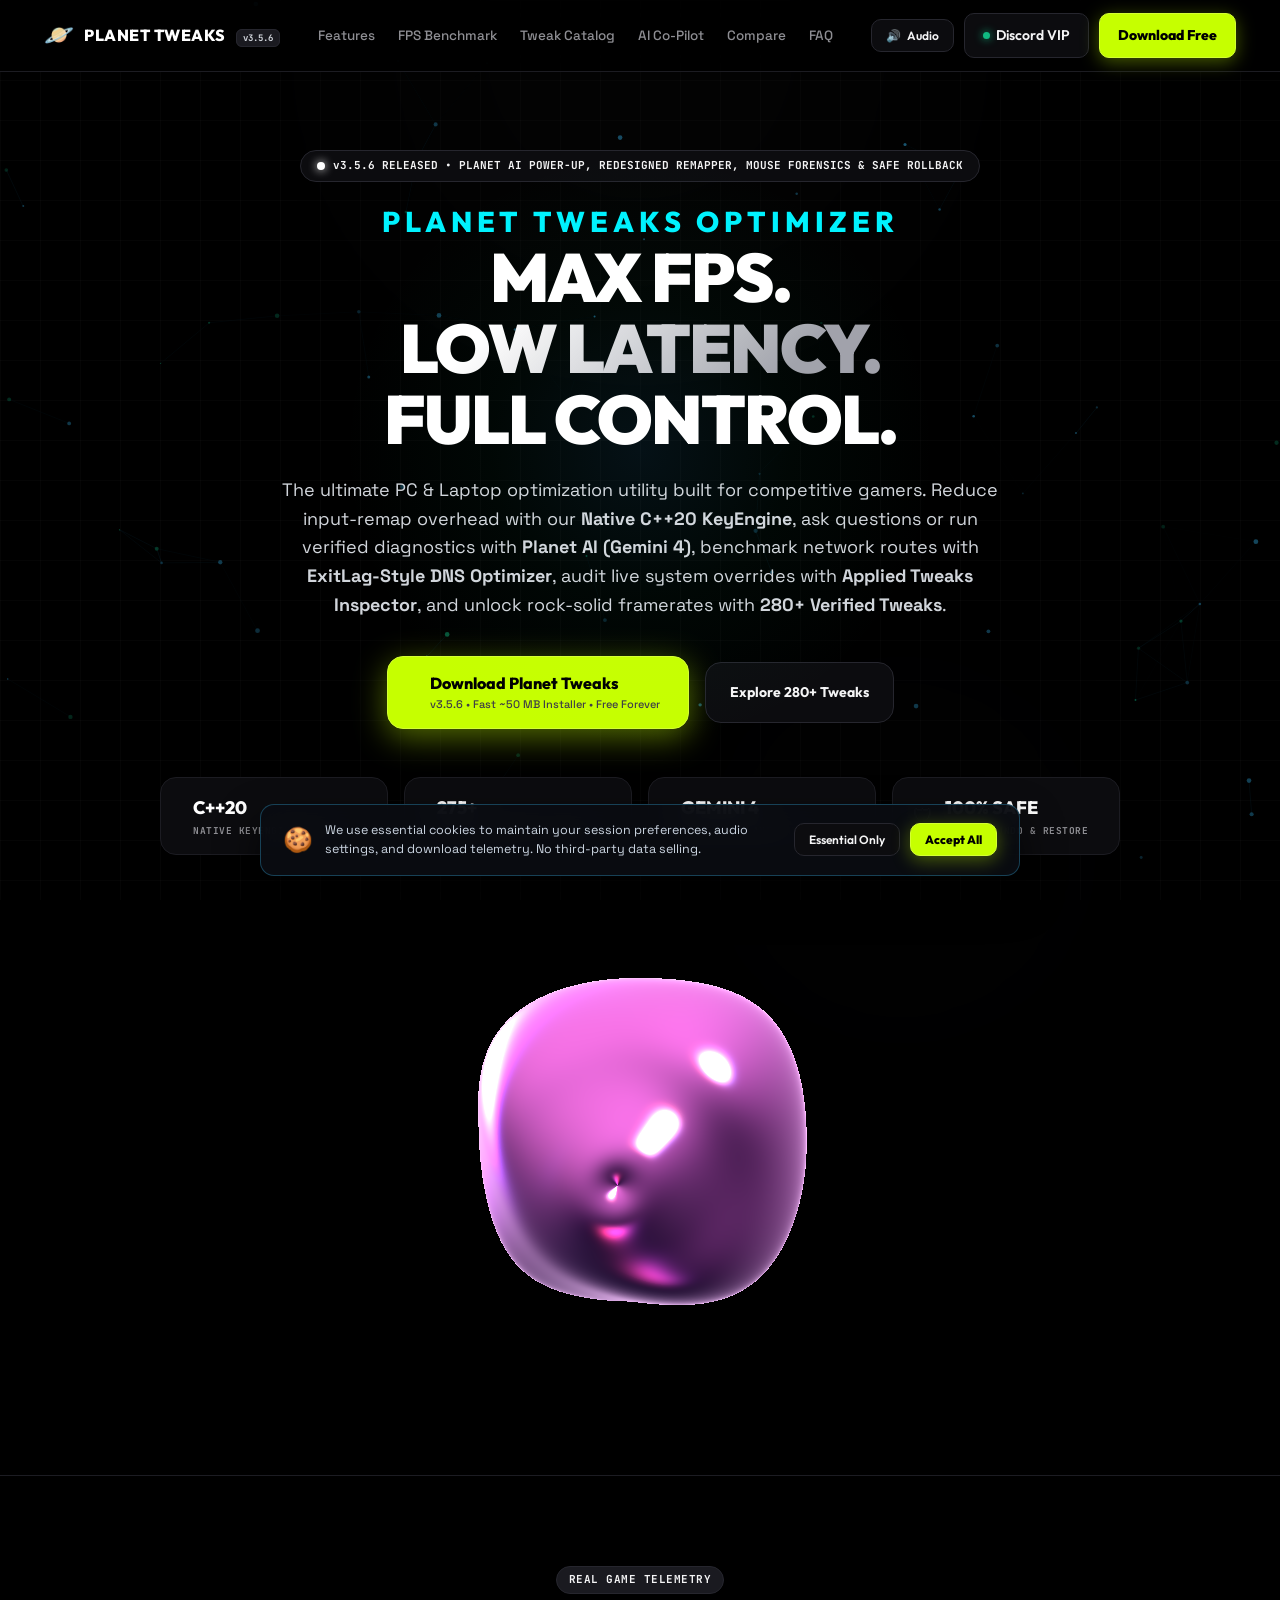
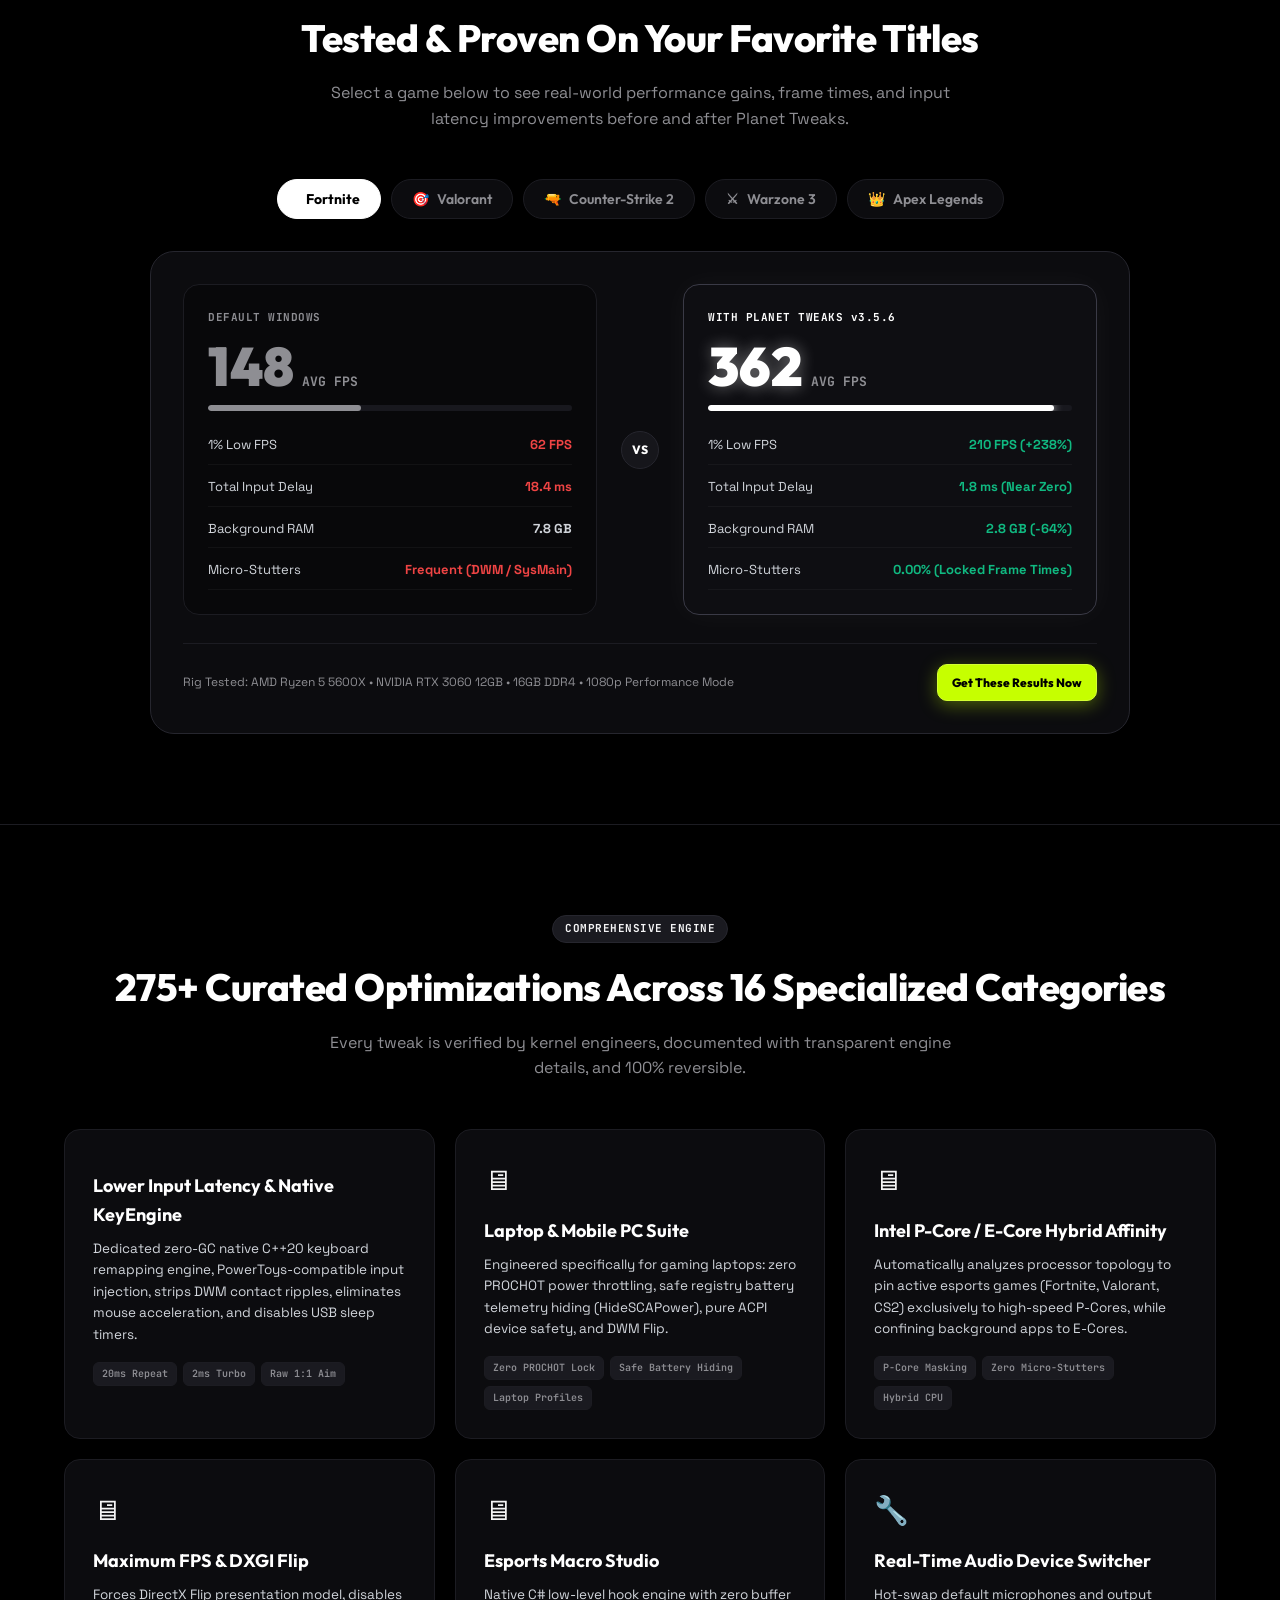
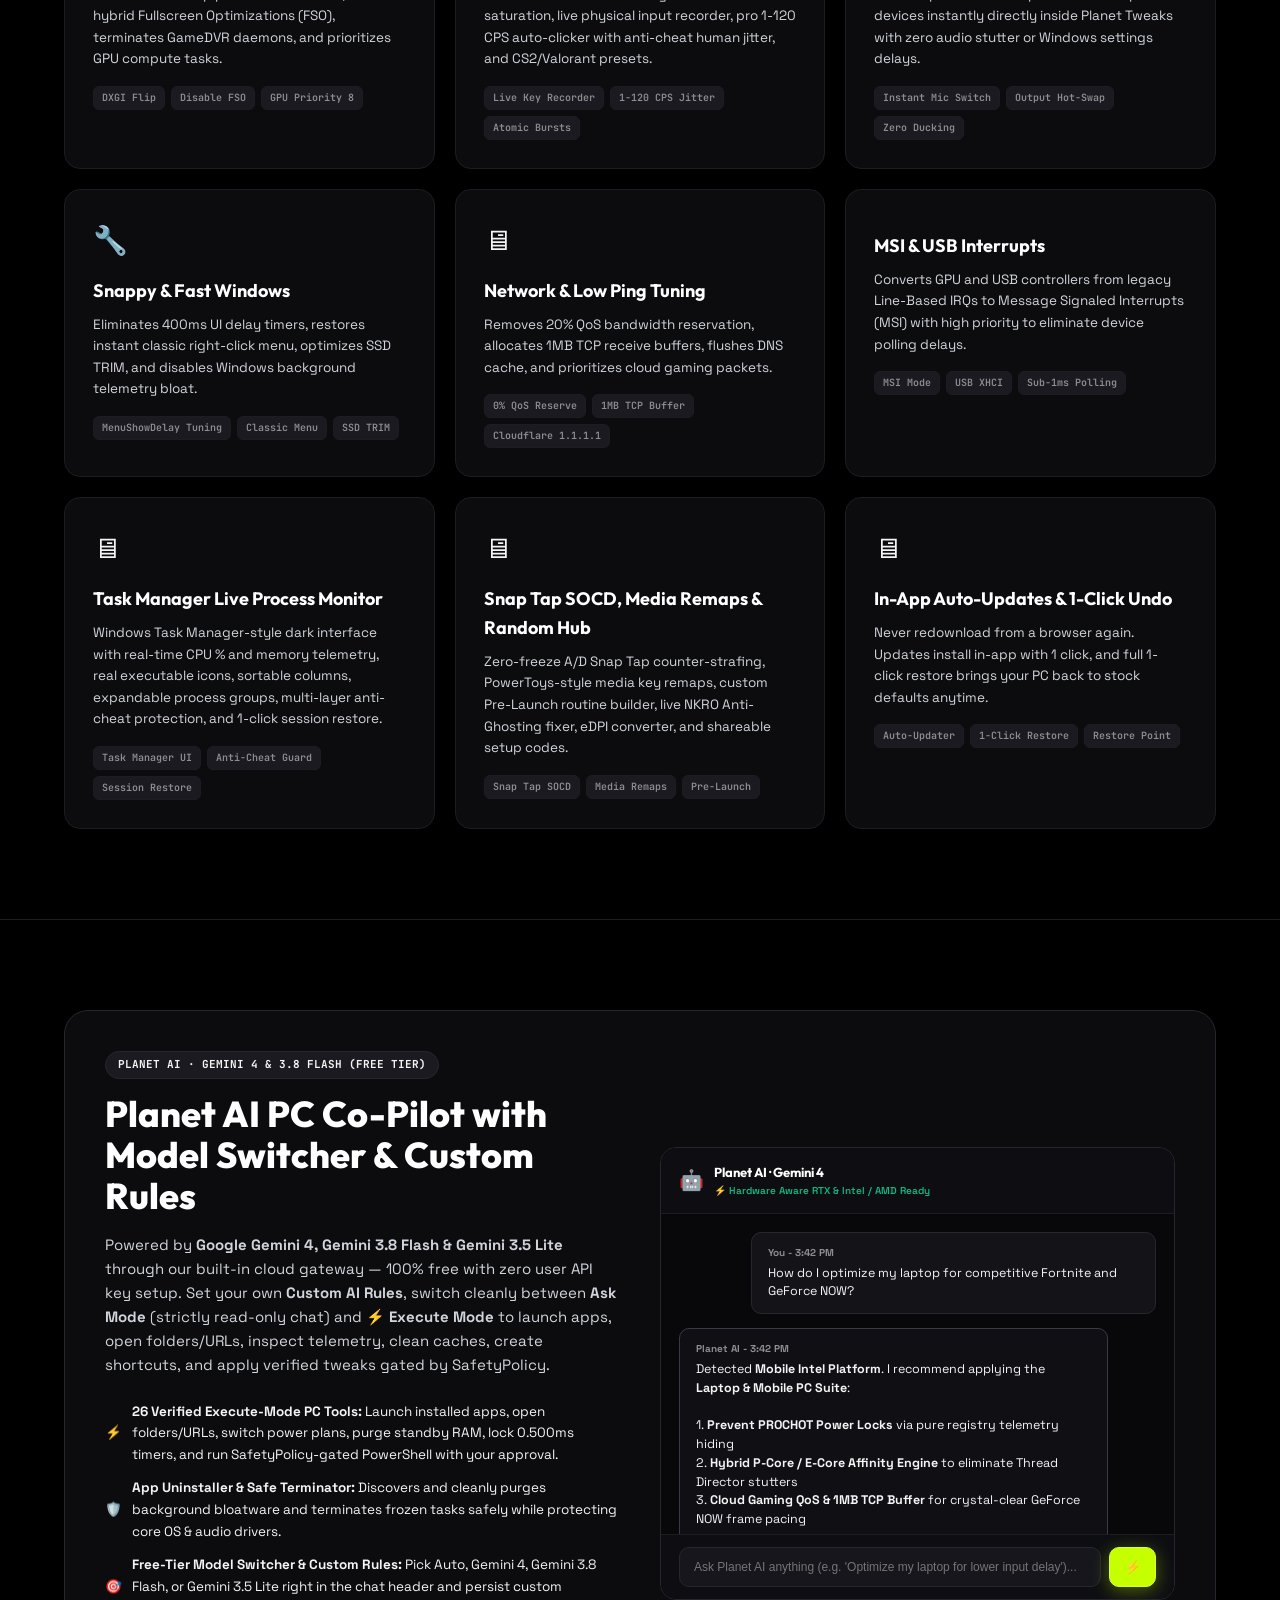
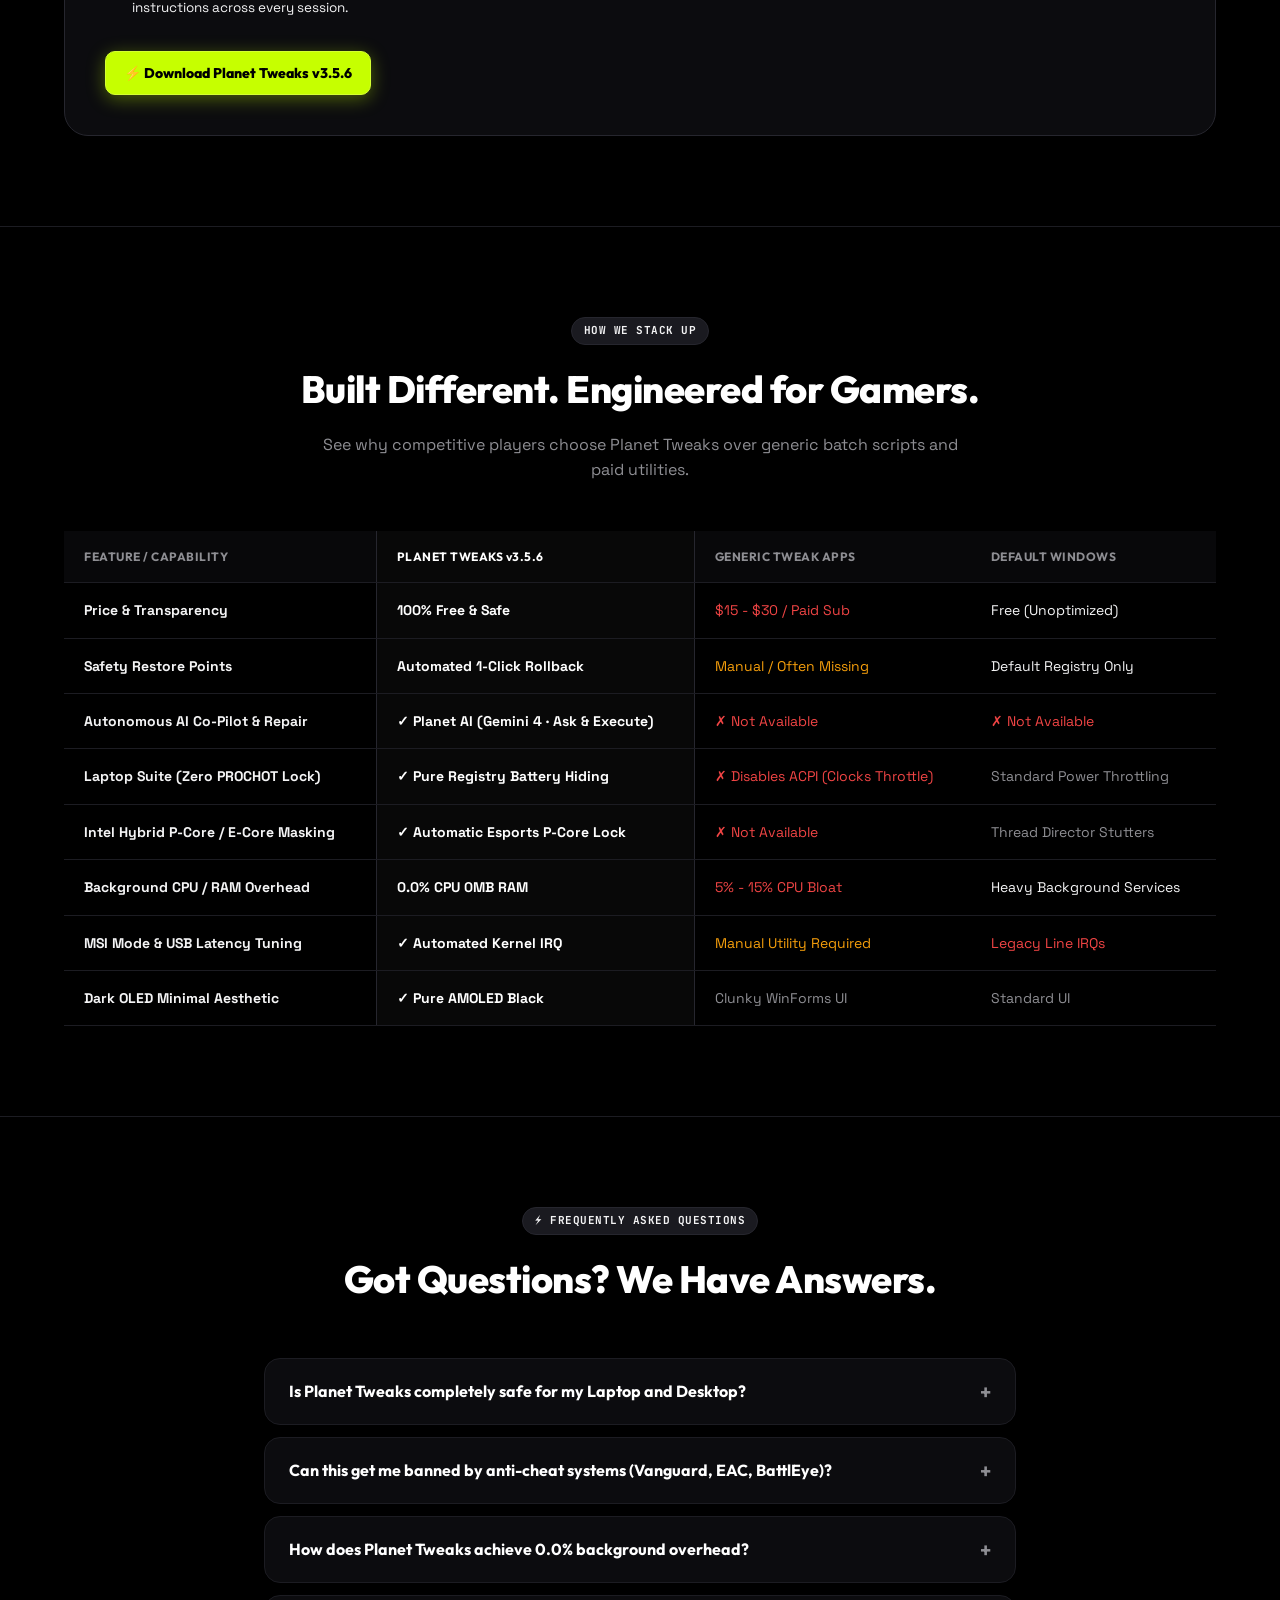
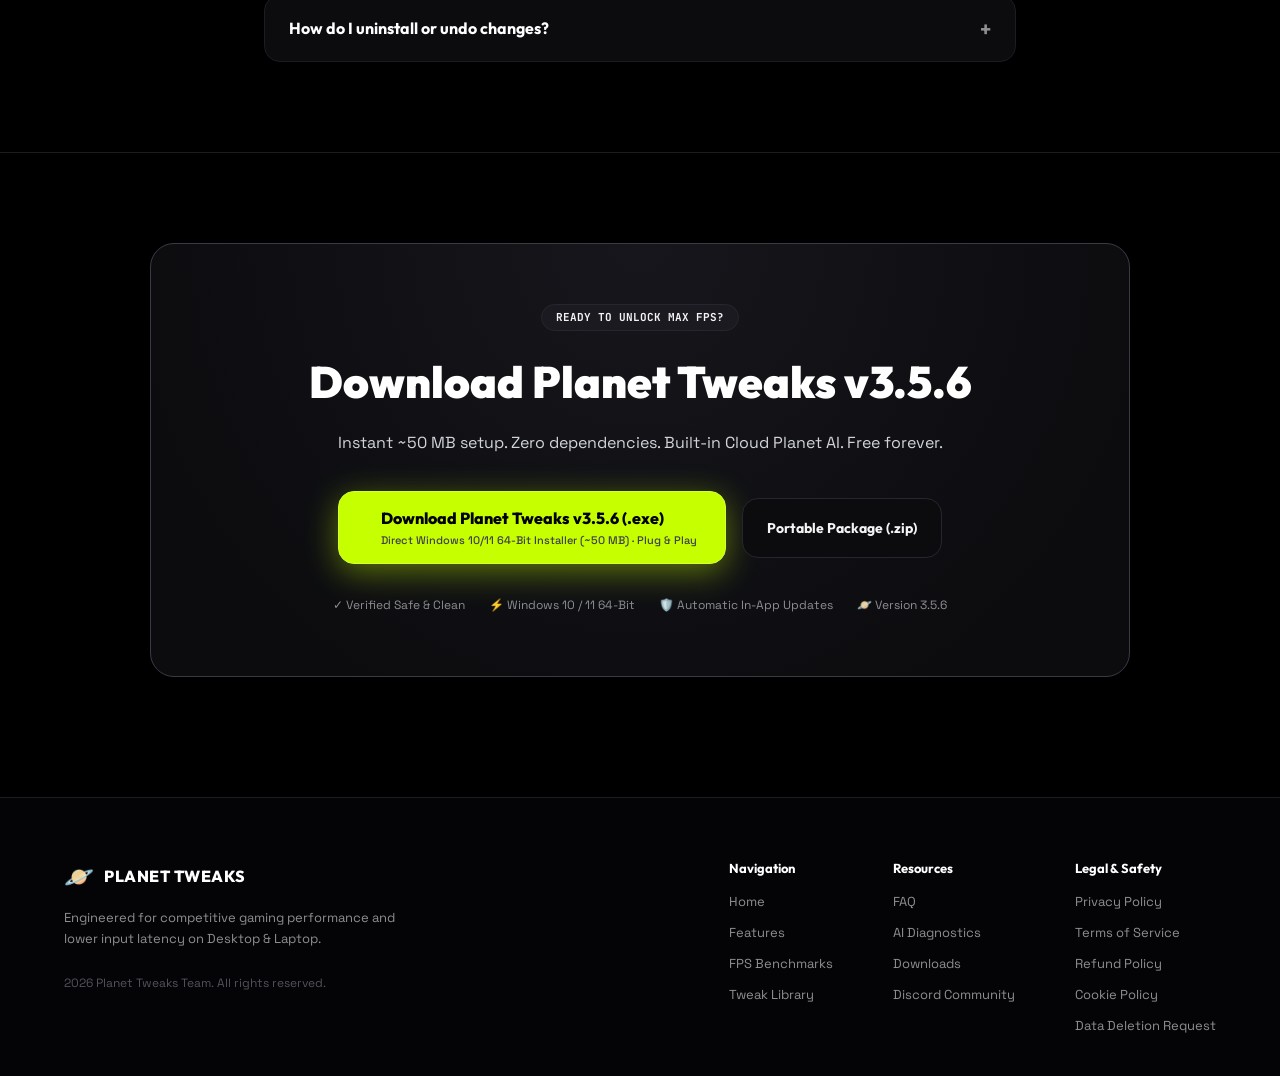
<file: index.html>
<!DOCTYPE html>
<html lang="en">
<head>
    <!-- build: 2026-11-26-v3.5.6 -->
    <meta charset="UTF-8">
    <meta name="viewport" content="width=device-width, initial-scale=1.0">
    <title>Planet Tweaks | Maximum FPS & Low-Latency PC Optimizer</title>
    <meta name="description" content="Planet Tweaks v3.5.6 | The world's most powerful, ultra-low latency, and lightweight Windows PC gaming optimizer for Desktop & Laptop. Lower input delay, unlock maximum FPS, ExitLag-Style DNS Optimizer, and Live Applied Tweaks Inspector.">
    <meta name="keywords" content="Planet Tweaks, PlanetTweaks, Planet Tweaks download, Planet Tweaks PC optimizer, Planet Tweaks v3.5.6, Planet AI, pc tweaks, fps boost, input lag, latency optimizer, fortnite tweaks, valorant fps, windows debloat, gaming utility, laptop tweaks, dns optimizer, tweak inspector">
    <meta name="google-site-verification" content="88oRL1v38CLpqmYLB06dPtEBMc66Za0M1D2nH4iL9l4">
    
    <!-- Favicon & Brand Icons -->
    <link rel="icon" type="image/x-icon" href="/favicon.ico?v=3.5.6">
    <link rel="icon" type="image/png" sizes="32x32" href="/favicon.png?v=3.5.6">
    <link rel="shortcut icon" href="/favicon.ico?v=3.5.6">
    <link rel="apple-touch-icon" href="/favicon.png?v=3.5.6">
    
    <!-- Open Graph / Social Sharing -->
    <meta property="og:type" content="website">
    <meta property="og:title" content="Planet Tweaks v3.5.6 | Maximum FPS & Lower Input Latency">
    <meta property="og:description" content="Unlock competitive low-latency gaming on Desktop & Laptop with verified Windows, GPU, CPU, and network tweaks. 100% Free & Safe.">
    <meta property="og:image" content="assets/preview.png">

    <!-- Fonts -->
    <link rel="preconnect" href="https://fonts.googleapis.com">
    <link rel="preconnect" href="https://fonts.gstatic.com" crossorigin>
    <link href="https://fonts.googleapis.com/css2?family=Outfit:wght@300;400;500;600;700;800;900&family=Space+Grotesk:wght@400;500;600;700&family=JetBrains+Mono:wght@400;500;700&display=swap" rel="stylesheet">
    
    <link rel="stylesheet" href="styles.css">
    <!-- JSON-LD Structured Data: SoftwareApplication & Organization -->
    <script type="application/ld+json">
    {
      "@context": "https://schema.org",
      "@graph": [
        {
          "@type": "SoftwareApplication",
          "name": "Planet Tweaks",
          "alternateName": ["PlanetTweaks", "Planet Tweaks Optimizer", "Planet Tweaks PC", "Planet Tweaks v3.5.6"],
          "operatingSystem": "Windows 10, Windows 11",
          "applicationCategory": "GameApplication, UtilitiesApplication",
          "softwareVersion": "3.5.6",
          "description": "Competitive Windows optimization suite with lower input latency, native C++ keyboard remapping, live hardware telemetry, clip compressor, and verified esports tweaks for Fortnite, Valorant, and CS2.",
          "offers": {
            "@type": "Offer",
            "price": "0",
            "priceCurrency": "USD"
          },
          "author": {
            "@type": "Organization",
            "name": "Planet Tweaks",
            "url": "https://planettweaks.website"
          }
        },
        {
          "@type": "WebSite",
          "@id": "https://planettweaks.website/#website",
          "url": "https://planettweaks.website",
          "name": "Planet Tweaks",
          "alternateName": "PlanetTweaks",
          "description": "Official Planet Tweaks PC Optimizer Website - Max FPS & Low-Latency Gaming",
          "publisher": {
            "@type": "Organization",
            "name": "Planet Tweaks",
            "url": "https://planettweaks.website"
          }
        },
        {
          "@type": "BreadcrumbList",
          "itemListElement": [
            {
              "@type": "ListItem",
              "position": 1,
              "name": "Home",
              "item": "https://planettweaks.website"
            },
            {
              "@type": "ListItem",
              "position": 2,
              "name": "Features",
              "item": "https://planettweaks.website#features"
            },
            {
              "@type": "ListItem",
              "position": 3,
              "name": "Downloads",
              "item": "https://planettweaks.website#download"
            }
          ]
        }
      ]
    }
    </script>
</head>
<body class="oled-theme">
    <!-- Interactive Space Nebula & Particle Canvas -->
    <canvas id="spaceNebulaCanvas" class="space-nebula-canvas"></canvas>
    <!-- Cursor Interactive Spotlight Follower -->
    <div id="cursorSpotlight" class="cursor-spotlight"></div>

    <!-- Ambient Background Glow & Grid Overlay -->
    <div class="bg-grid"></div>
    <div class="glow-orb glow-top"></div>
    <div class="glow-orb glow-bottom"></div>

    <!-- Navigation Header -->
    <header class="site-header" id="navbar">
        <div class="nav-container">
            <a href="#hero" class="brand-logo">
                <div class="logo-icon">&#129680;</div>
                <div class="logo-text">
                    <span class="logo-title">PLANET TWEAKS</span>
                    <span class="logo-badge">v3.5.6</span>
                </div>
            </a>

            <nav class="nav-links">
                <a href="#features">Features</a>
                <a href="#benchmark">FPS Benchmark</a>
                <a href="#catalog">Tweak Catalog</a>
                <a href="#ai-copilot">AI Co-Pilot</a>
                <a href="#comparison">Compare</a>
                <a href="#faq">FAQ</a>
            </nav>

            <div class="nav-actions">
                <button class="btn btn-secondary nav-sound-toggle" id="soundToggleBtn" title="Toggle Sci-Fi Cyber Sound Effects" aria-label="Toggle Sound Effects">
                    <span id="soundIcon">&#128266;</span> <span id="soundLabel">Audio</span>
                </button>
                <a href="#download" class="btn btn-secondary nav-discord">
                    <span class="discord-dot"></span> Discord VIP
                </a>
                <a href="#download" class="btn btn-primary nav-download" onclick="openDownloadModal()">
                    <span>Download Free</span>
                </a>
            </div>

            <!-- Mobile Menu Toggle -->
            <button class="mobile-toggle" id="mobileMenuBtn" aria-label="Toggle Navigation">
                <span></span>
                <span></span>
                <span></span>
            </button>
        </div>
    </header>

    <!-- Main Content -->
    <main>
        <!-- Hero Section -->
        <section class="hero-section" id="hero">
            <div class="container hero-content">
                <div class="hero-badge">
                    <span class="pulse-dot"></span>
                    <span class="badge-text">v3.5.6 RELEASED &bull; PLANET AI POWER-UP, REDESIGNED REMAPPER, MOUSE FORENSICS &amp; SAFE ROLLBACK</span>
                </div>

                <h1 class="hero-headline">
                    <span style="display:block; font-size: 0.42em; font-weight: 800; letter-spacing: 5px; color: #00f2fe; text-transform: uppercase; margin-bottom: 6px;">Planet Tweaks Optimizer</span>
                    MAX FPS.<br>
                    <span class="text-gradient">LOW LATENCY.</span><br>
                    FULL CONTROL.
                </h1>

                <p class="hero-subtext">
                    The ultimate PC & Laptop optimization utility built for competitive gamers. Reduce input-remap overhead with our <strong>Native C++20 KeyEngine</strong>, ask questions or run verified diagnostics with <strong>Planet AI (Gemini 4)</strong>, benchmark network routes with <strong>ExitLag-Style DNS Optimizer</strong>, audit live system overrides with <strong>Applied Tweaks Inspector</strong>, and unlock rock-solid framerates with <strong>280+ Verified Tweaks</strong>.
                </p>

                <div class="hero-cta-row">
                    <a href="#download" class="btn btn-hero-primary" onclick="triggerDownload()">
                        <span class="btn-icon"></span>
                        <div class="btn-text-group">
                            <span class="btn-main">Download Planet Tweaks</span>
                            <span class="btn-sub">v3.5.6 &bull; Fast ~50 MB Installer &bull; Free Forever</span>
                        </div>
                    </a>
                    <a href="#catalog" class="btn btn-hero-secondary">
                        <span>Explore 280+ Tweaks</span>
                    </a>
                </div>

                <!-- Trust / Live Stats Bar -->
                <div class="hero-stats-row">
                    <div class="stat-pill">
                        <span class="stat-icon"></span>
                        <div class="stat-info">
                            <span class="stat-value">C++20</span>
                            <span class="stat-label">NATIVE KEYENGINE HOOK</span>
                        </div>
                    </div>
                    <div class="stat-pill">
                        <span class="stat-icon"></span>
                        <div class="stat-info">
                            <span class="stat-value">275+</span>
                            <span class="stat-label">VERIFIED TWEAKS & PACKS</span>
                        </div>
                    </div>
                    <div class="stat-pill">
                        <span class="stat-icon"></span>
                        <div class="stat-info">
                            <span class="stat-value">GEMINI 4</span>
                            <span class="stat-label">BUILT-IN PLANET AI</span>
                        </div>
                    </div>
                    <div class="stat-pill">
                        <span class="stat-icon">&#128737;</span>
                        <div class="stat-info">
                            <span class="stat-value">100% SAFE</span>
                            <span class="stat-label">1-CLICK UNDO & RESTORE</span>
                        </div>
                    </div>
                </div>

                <!-- State-of-the-Art Interactive 3D Metallic Liquid Chrome Glob -->
                <div class="stage-3d-wrapper glob-only-wrapper" id="stage3dWrapper">
                    <!-- 3D Liquid Chrome Glob Viewport (Frameless, Clean Floating Glob) -->
                    <div class="stage-3d-viewport orb-viewport glob-only-viewport" id="stageViewport" title="Click &amp; Drag to rotate 3D liquid glob &bull; Double-click to cycle color">
                        <canvas id="liquidChromeCanvas" class="liquid-chrome-canvas"></canvas>
                    </div>
                </div>
            </div>
        </section>

        <!-- Interactive Benchmark / FPS Simulator Section -->
        <section class="benchmark-section" id="benchmark">
            <div class="container">
                <div class="section-header text-center">
                    <span class="section-badge">REAL GAME TELEMETRY</span>
                    <h2 class="section-title">Tested & Proven On Your Favorite Titles</h2>
                    <p class="section-subtitle">Select a game below to see real-world performance gains, frame times, and input latency improvements before and after Planet Tweaks.</p>
                </div>

                <!-- Game Selector Tabs -->
                <div class="game-tabs">
                    <button class="game-tab active" data-game="fortnite" onclick="selectGame('fortnite')">
                        <span class="game-icon"></span> Fortnite
                    </button>
                    <button class="game-tab" data-game="valorant" onclick="selectGame('valorant')">
                        <span class="game-icon">&#127919;</span> Valorant
                    </button>
                    <button class="game-tab" data-game="cs2" onclick="selectGame('cs2')">
                        <span class="game-icon">&#128299;</span> Counter-Strike 2
                    </button>
                    <button class="game-tab" data-game="warzone" onclick="selectGame('warzone')">
                        <span class="game-icon">&#9876;</span> Warzone 3
                    </button>
                    <button class="game-tab" data-game="apex" onclick="selectGame('apex')">
                        <span class="game-icon">&#128081;</span> Apex Legends
                    </button>
                </div>

                <!-- Interactive Comparison Card -->
                <div class="benchmark-card" id="benchmarkCard">
                    <div class="benchmark-grid">
                        <!-- Before Box -->
                        <div class="benchmark-col before-col">
                            <div class="col-status">DEFAULT WINDOWS</div>
                            <div class="benchmark-metric">
                                <span class="metric-num text-muted" id="beforeFps">148</span>
                                <span class="metric-unit">AVG FPS</span>
                            </div>
                            <div class="metric-bar-wrap">
                                <div class="metric-bar before-bar" id="beforeFpsBar" style="width: 42%;"></div>
                            </div>
                            <div class="sub-metrics-list">
                                <div class="sub-metric-row">
                                    <span>1% Low FPS</span>
                                    <strong class="text-danger" id="beforeLow">62 FPS</strong>
                                </div>
                                <div class="sub-metric-row">
                                    <span>Total Input Delay</span>
                                    <strong class="text-danger" id="beforeDelay">18.4 ms</strong>
                                </div>
                                <div class="sub-metric-row">
                                    <span>Background RAM</span>
                                    <strong id="beforeRam">7.8 GB</strong>
                                </div>
                                <div class="sub-metric-row">
                                    <span>Micro-Stutters</span>
                                    <strong class="text-danger">Frequent (DWM / SysMain)</strong>
                                </div>
                            </div>
                        </div>

                        <!-- VS Divider -->
                        <div class="benchmark-vs">
                            <div class="vs-circle">VS</div>
                            <div class="vs-line"></div>
                        </div>

                        <!-- After Box -->
                        <div class="benchmark-col after-col">
                            <div class="col-status active-status">WITH PLANET TWEAKS v3.5.6</div>
                            <div class="benchmark-metric">
                                <span class="metric-num text-glow" id="afterFps">362</span>
                                <span class="metric-unit">AVG FPS</span>
                            </div>
                            <div class="metric-bar-wrap">
                                <div class="metric-bar after-bar" id="afterFpsBar" style="width: 95%;"></div>
                            </div>
                            <div class="sub-metrics-list">
                                <div class="sub-metric-row">
                                    <span>1% Low FPS</span>
                                    <strong class="text-success" id="afterLow">210 FPS (+238%)</strong>
                                </div>
                                <div class="sub-metric-row">
                                    <span>Total Input Delay</span>
                                    <strong class="text-success" id="afterDelay">1.8 ms (Near Zero)</strong>
                                </div>
                                <div class="sub-metric-row">
                                    <span>Background RAM</span>
                                    <strong class="text-success" id="afterRam">2.8 GB (-64%)</strong>
                                </div>
                                <div class="sub-metric-row">
                                    <span>Micro-Stutters</span>
                                    <strong class="text-success">0.00% (Locked Frame Times)</strong>
                                </div>
                            </div>
                        </div>
                    </div>

                    <div class="benchmark-footer">
                        <span class="tested-on">Rig Tested: AMD Ryzen 5 5600X &bull; NVIDIA RTX 3060 12GB &bull; 16GB DDR4 &bull; 1080p Performance Mode</span>
                        <a href="#download" class="btn btn-primary btn-sm" onclick="openDownloadModal()">Get These Results Now</a>
                    </div>
                </div>
            </div>
        </section>

        <!-- Tweak Catalog Section -->
        <section class="catalog-section" id="catalog">
            <div class="container">
                <div class="section-header text-center">
                    <span class="section-badge">COMPREHENSIVE ENGINE</span>
                    <h2 class="section-title">275+ Curated Optimizations Across 16 Specialized Categories</h2>
                    <p class="section-subtitle">Every tweak is verified by kernel engineers, documented with transparent engine details, and 100% reversible.</p>
                </div>

                <!-- Catalog Grid -->
                <div class="catalog-grid">
                    <div class="catalog-card">
                        <div class="card-icon"></div>
                        <h3 class="card-title">Lower Input Latency & Native KeyEngine</h3>
                        <p class="card-desc">Dedicated zero-GC native C++20 keyboard remapping engine, PowerToys-compatible input injection, strips DWM contact ripples, eliminates mouse acceleration, and disables USB sleep timers.</p>
                        <div class="card-tags">
                            <span>20ms Repeat</span>
                            <span>2ms Turbo</span>
                            <span>Raw 1:1 Aim</span>
                        </div>
                    </div>

                    <div class="catalog-card">
                        <div class="card-icon">&#128421;</div>
                        <h3 class="card-title">Laptop & Mobile PC Suite</h3>
                        <p class="card-desc">Engineered specifically for gaming laptops: zero PROCHOT power throttling, safe registry battery telemetry hiding (HideSCAPower), pure ACPI device safety, and DWM Flip.</p>
                        <div class="card-tags">
                            <span>Zero PROCHOT Lock</span>
                            <span>Safe Battery Hiding</span>
                            <span>Laptop Profiles</span>
                        </div>
                    </div>

                    <div class="catalog-card">
                        <div class="card-icon">&#128421;</div>
                        <h3 class="card-title">Intel P-Core / E-Core Hybrid Affinity</h3>
                        <p class="card-desc">Automatically analyzes processor topology to pin active esports games (Fortnite, Valorant, CS2) exclusively to high-speed P-Cores, while confining background apps to E-Cores.</p>
                        <div class="card-tags">
                            <span>P-Core Masking</span>
                            <span>Zero Micro-Stutters</span>
                            <span>Hybrid CPU</span>
                        </div>
                    </div>

                    <div class="catalog-card">
                        <div class="card-icon">&#128421;</div>
                        <h3 class="card-title">Maximum FPS & DXGI Flip</h3>
                        <p class="card-desc">Forces DirectX Flip presentation model, disables hybrid Fullscreen Optimizations (FSO), terminates GameDVR daemons, and prioritizes GPU compute tasks.</p>
                        <div class="card-tags">
                            <span>DXGI Flip</span>
                            <span>Disable FSO</span>
                            <span>GPU Priority 8</span>
                        </div>
                    </div>

                    <div class="catalog-card">
                        <div class="card-icon">&#128421;</div>
                        <h3 class="card-title">Esports Macro Studio</h3>
                        <p class="card-desc">Native C# low-level hook engine with zero buffer saturation, live physical input recorder, pro 1-120 CPS auto-clicker with anti-cheat human jitter, and CS2/Valorant presets.</p>
                        <div class="card-tags">
                            <span>Live Key Recorder</span>
                            <span>1-120 CPS Jitter</span>
                            <span>Atomic Bursts</span>
                        </div>
                    </div>

                    <div class="catalog-card">
                        <div class="card-icon">&#128295;</div>
                        <h3 class="card-title">Real-Time Audio Device Switcher</h3>
                        <p class="card-desc">Hot-swap default microphones and output devices instantly directly inside Planet Tweaks with zero audio stutter or Windows settings delays.</p>
                        <div class="card-tags">
                            <span>Instant Mic Switch</span>
                            <span>Output Hot-Swap</span>
                            <span>Zero Ducking</span>
                        </div>
                    </div>

                    <div class="catalog-card">
                        <div class="card-icon">&#128295;</div>
                        <h3 class="card-title">Snappy & Fast Windows</h3>
                        <p class="card-desc">Eliminates 400ms UI delay timers, restores instant classic right-click menu, optimizes SSD TRIM, and disables Windows background telemetry bloat.</p>
                        <div class="card-tags">
                            <span>MenuShowDelay Tuning</span>
                            <span>Classic Menu</span>
                            <span>SSD TRIM</span>
                        </div>
                    </div>

                    <div class="catalog-card">
                        <div class="card-icon">&#128421;</div>
                        <h3 class="card-title">Network & Low Ping Tuning</h3>
                        <p class="card-desc">Removes 20% QoS bandwidth reservation, allocates 1MB TCP receive buffers, flushes DNS cache, and prioritizes cloud gaming packets.</p>
                        <div class="card-tags">
                            <span>0% QoS Reserve</span>
                            <span>1MB TCP Buffer</span>
                            <span>Cloudflare 1.1.1.1</span>
                        </div>
                    </div>

                    <div class="catalog-card">
                        <div class="card-icon"></div>
                        <h3 class="card-title">MSI & USB Interrupts</h3>
                        <p class="card-desc">Converts GPU and USB controllers from legacy Line-Based IRQs to Message Signaled Interrupts (MSI) with high priority to eliminate device polling delays.</p>
                        <div class="card-tags">
                            <span>MSI Mode</span>
                            <span>USB XHCI</span>
                            <span>Sub-1ms Polling</span>
                        </div>
                    </div>

                    <div class="catalog-card">
                        <div class="card-icon">&#128421;</div>
                        <h3 class="card-title">Task Manager Live Process Monitor</h3>
                        <p class="card-desc">Windows Task Manager-style dark interface with real-time CPU % and memory telemetry, real executable icons, sortable columns, expandable process groups, multi-layer anti-cheat protection, and 1-click session restore.</p>
                        <div class="card-tags">
                            <span>Task Manager UI</span>
                            <span>Anti-Cheat Guard</span>
                            <span>Session Restore</span>
                        </div>
                    </div>

                    <div class="catalog-card">
                        <div class="card-icon">&#128421;</div>
                        <h3 class="card-title">Snap Tap SOCD, Media Remaps &amp; Random Hub</h3>
                        <p class="card-desc">Zero-freeze A/D Snap Tap counter-strafing, PowerToys-style media key remaps, custom Pre-Launch routine builder, live NKRO Anti-Ghosting fixer, eDPI converter, and shareable setup codes.</p>
                        <div class="card-tags">
                            <span>Snap Tap SOCD</span>
                            <span>Media Remaps</span>
                            <span>Pre-Launch</span>
                        </div>
                    </div>

                    <div class="catalog-card">
                        <div class="card-icon">&#128421;</div>
                        <h3 class="card-title">In-App Auto-Updates & 1-Click Undo</h3>
                        <p class="card-desc">Never redownload from a browser again. Updates install in-app with 1 click, and full 1-click restore brings your PC back to stock defaults anytime.</p>
                        <div class="card-tags">
                            <span>Auto-Updater</span>
                            <span>1-Click Restore</span>
                            <span>Restore Point</span>
                        </div>
                    </div>
                </div>
            </div>
        </section>

        <!-- Planet AI Co-Pilot Feature Section -->
        <section class="ai-section" id="ai-copilot">
            <div class="container">
                <div class="ai-box">
                    <div class="ai-text-side">
                        <div class="ai-badge">PLANET AI · GEMINI 4 &amp; 3.8 FLASH (FREE TIER)</div>
                        <h2 class="ai-headline">Planet AI PC Co-Pilot with Model Switcher &amp; Custom Rules</h2>
                        <p class="ai-desc">
                            Powered by <strong>Google Gemini 4, Gemini 3.8 Flash &amp; Gemini 3.5 Lite</strong> through our built-in cloud gateway — 100% free with zero user API key setup. Set your own <strong>Custom AI Rules</strong>, switch cleanly between <strong>Ask Mode</strong> (strictly read-only chat) and <strong>⚡ Execute Mode</strong> to launch apps, open folders/URLs, inspect telemetry, clean caches, create shortcuts, and apply verified tweaks gated by SafetyPolicy.
                        </p>
                        <div class="ai-features-list">
                            <div class="ai-feat-item">
                                <span class="ai-feat-icon">⚡</span>
                                <span><strong>26 Verified Execute-Mode PC Tools:</strong> Launch installed apps, open folders/URLs, switch power plans, purge standby RAM, lock 0.500ms timers, and run SafetyPolicy-gated PowerShell with your approval.</span>
                            </div>
                            <div class="ai-feat-item">
                                <span class="ai-feat-icon">🛡️</span>
                                <span><strong>App Uninstaller &amp; Safe Terminator:</strong> Discovers and cleanly purges background bloatware and terminates frozen tasks safely while protecting core OS &amp; audio drivers.</span>
                            </div>
                            <div class="ai-feat-item">
                                <span class="ai-feat-icon">🎯</span>
                                <span><strong>Free-Tier Model Switcher &amp; Custom Rules:</strong> Pick Auto, Gemini 4, Gemini 3.8 Flash, or Gemini 3.5 Lite right in the chat header and persist custom instructions across every session.</span>
                            </div>
                        </div>
                        <a href="#download" class="btn btn-primary" onclick="openDownloadModal()">⚡ Download Planet Tweaks v3.5.6</a>
                    </div>

                    <!-- AI Interactive Chat Demo -->
                    <div class="ai-demo-side">
                        <div class="chat-container">
                            <div class="chat-header">
                                <div class="chat-avatar">&#129302;</div>
                                <div>
                                    <div class="chat-title">Planet AI · Gemini 4</div>
                                    <div class="chat-status">⚡ Hardware Aware RTX & Intel / AMD Ready</div>
                                </div>
                            </div>
                            <div class="chat-messages" id="chatDemoList">
                                <div class="chat-bubble user">
                                    <div class="sender-info">You  -  3:42 PM</div>
                                    <div class="msg-text">How do I optimize my laptop for competitive Fortnite and GeForce NOW?</div>
                                </div>
                                <div class="chat-bubble ai">
                                    <div class="sender-info">Planet AI  -  3:42 PM</div>
                                    <div class="msg-text">Detected <strong>Mobile Intel Platform</strong>. I recommend applying the <strong>Laptop & Mobile PC Suite</strong>:
                                    <br><br>
                                    1. <strong>Prevent PROCHOT Power Locks</strong> via pure registry telemetry hiding<br>
                                    2. <strong>Hybrid P-Core / E-Core Affinity Engine</strong> to eliminate Thread Director stutters<br>
                                    3. <strong>Cloud Gaming QoS & 1MB TCP Buffer</strong> for crystal-clear GeForce NOW frame pacing</div>
                                    <a href="#catalog" class="ai-action-pill">⚡ Open Recommended Catalog: [Laptop & Low Latency]</a>
                                </div>
                            </div>
                            <div class="chat-input-bar">
                                <input type="text" id="aiDemoInput" placeholder="Ask Planet AI anything (e.g. 'Optimize my laptop for lower input delay')..." />
                                <button class="btn btn-primary btn-icon-only" onclick="sendDemoChat()">⚡</button>
                            </div>
                        </div>
                    </div>
                </div>
            </div>
        </section>

        <!-- Comparison Table Section -->
        <section class="comparison-section" id="comparison">
            <div class="container">
                <div class="section-header text-center">
                    <span class="section-badge">HOW WE STACK UP</span>
                    <h2 class="section-title">Built Different. Engineered for Gamers.</h2>
                    <p class="section-subtitle">See why competitive players choose Planet Tweaks over generic batch scripts and paid utilities.</p>
                </div>

                <div class="table-responsive">
                    <table class="comp-table">
                        <thead>
                            <tr>
                                <th>FEATURE / CAPABILITY</th>
                                <th class="highlight-col">PLANET TWEAKS v3.5.6</th>
                                <th>GENERIC TWEAK APPS</th>
                                <th>DEFAULT WINDOWS</th>
                            </tr>
                        </thead>
                        <tbody>
                            <tr>
                                <td><strong>Price & Transparency</strong></td>
                                <td class="highlight-col text-success">100% Free & Safe</td>
                                <td class="text-danger">$15 - $30 / Paid Sub</td>
                                <td>Free (Unoptimized)</td>
                            </tr>
                            <tr>
                                <td><strong>Safety Restore Points</strong></td>
                                <td class="highlight-col text-success">Automated 1-Click Rollback</td>
                                <td class="text-warning">Manual / Often Missing</td>
                                <td>Default Registry Only</td>
                            </tr>
                            <tr>
                                <td><strong>Autonomous AI Co-Pilot & Repair</strong></td>
                                <td class="highlight-col text-success">✓ Planet AI (Gemini 4 · Ask &amp; Execute)</td>
                                <td class="text-danger">✗ Not Available</td>
                                <td class="text-danger">✗ Not Available</td>
                            </tr>
                            <tr>
                                <td><strong>Laptop Suite (Zero PROCHOT Lock)</strong></td>
                                <td class="highlight-col text-success">✓ Pure Registry Battery Hiding</td>
                                <td class="text-danger">✗ Disables ACPI (Clocks Throttle)</td>
                                <td class="text-muted">Standard Power Throttling</td>
                            </tr>
                            <tr>
                                <td><strong>Intel Hybrid P-Core / E-Core Masking</strong></td>
                                <td class="highlight-col text-success">✓ Automatic Esports P-Core Lock</td>
                                <td class="text-danger">✗ Not Available</td>
                                <td class="text-muted">Thread Director Stutters</td>
                            </tr>
                            <tr>
                                <td><strong>Background CPU / RAM Overhead</strong></td>
                                <td class="highlight-col text-success">0.0% CPU 0MB RAM</td>
                                <td class="text-danger">5% - 15% CPU Bloat</td>
                                <td>Heavy Background Services</td>
                            </tr>
                            <tr>
                                <td><strong>MSI Mode & USB Latency Tuning</strong></td>
                                <td class="highlight-col text-success">✓ Automated Kernel IRQ</td>
                                <td class="text-warning">Manual Utility Required</td>
                                <td class="text-danger">Legacy Line IRQs</td>
                            </tr>
                            <tr>
                                <td><strong>Dark OLED Minimal Aesthetic</strong></td>
                                <td class="highlight-col text-success">✓ Pure AMOLED Black</td>
                                <td class="text-muted">Clunky WinForms UI</td>
                                <td class="text-muted">Standard UI</td>
                            </tr>
                        </tbody>
                    </table>
                </div>
            </div>
        </section>

        <!-- FAQ Section -->
        <section class="faq-section" id="faq">
            <div class="container faq-container">
                <div class="section-header text-center">
                    <span class="section-badge">⚡ FREQUENTLY ASKED QUESTIONS</span>
                    <h2 class="section-title">Got Questions? We Have Answers.</h2>
                </div>

                <div class="faq-accordion">
                    <div class="faq-item">
                        <button class="faq-question" onclick="toggleFaq(this)">
                            <span>Is Planet Tweaks completely safe for my Laptop and Desktop?</span>
                            <span class="faq-icon">+</span>
                        </button>
                        <div class="faq-answer">
                            <p>Yes, 100%. Planet Tweaks automatically detects whether you are on a Desktop or Laptop. On laptops, it uses pure registry shell policies to hide battery tray icons without touching PnP ACPI battery hardware, protecting your CPU from PROCHOT 2.1GHz clock throttle lockouts. Every single tweak comes with a 1-click restore action and transparent technical explanation.</p>
                        </div>
                    </div>

                    <div class="faq-item">
                        <button class="faq-question" onclick="toggleFaq(this)">
                            <span>Can this get me banned by anti-cheat systems (Vanguard, EAC, BattlEye)?</span>
                            <span class="faq-icon">+</span>
                        </button>
                        <div class="faq-answer">
                            <p>No. Planet Tweaks solely configures legitimate Windows OS parameters, registry flags, power plans, and driver policies. It does NOT inject code or modify game binaries, making it 100% compliant with all anti-cheat software.</p>
                        </div>
                    </div>

                    <div class="faq-item">
                        <button class="faq-question" onclick="toggleFaq(this)">
                            <span>How does Planet Tweaks achieve 0.0% background overhead?</span>
                            <span class="faq-icon">+</span>
                        </button>
                        <div class="faq-answer">
                            <p>Unlike other utilities that run heavy monitoring services in the background, Planet Tweaks applies native Windows registry and kernel policies directly to the OS. Once applied, you can close Planet Tweaks entirely and your PC will remain at maximum performance.</p>
                        </div>
                    </div>

                    <div class="faq-item">
                        <button class="faq-question" onclick="toggleFaq(this)">
                            <span>How do I uninstall or undo changes?</span>
                            <span class="faq-icon">+</span>
                        </button>
                        <div class="faq-answer">
                            <p>You can click "🛡️ Safety Point" inside the app to roll back to any previous state, or click "Revert" on any individual tweak tab. Standard uninstallation is also available through Windows Settings & Apps.</p>
                        </div>
                    </div>
                </div>
            </div>
        </section>

        <!-- Download & Publish Section -->
        <section class="download-section" id="download">
            <div class="container">
                <div class="download-banner">
                    <div class="banner-badge">READY TO UNLOCK MAX FPS?</div>
                    <h2 class="banner-title">Download Planet Tweaks v3.5.6</h2>
                    <p class="banner-desc">Instant ~50 MB setup. Zero dependencies. Built-in Cloud Planet AI. Free forever.</p>

                    <div class="download-card-actions">
                        <a href="downloads/PlanetTweaks_Setup_v3.5.6_Latest.exe" class="btn btn-hero-primary" download="PlanetTweaks_Setup_v3.5.6_Latest.exe" target="_self" id="mainDownloadBtn" onclick="openDownloadModal(); event.preventDefault();">
                            <span class="btn-icon"></span>
                            <div class="btn-text-group">
                                <span class="btn-main">Download Planet Tweaks v3.5.6 (.exe)</span>
                                <span class="btn-sub">Direct Windows 10/11 64-Bit Installer (~50 MB) · Plug &amp; Play</span>
                            </div>
                        </a>
                        <a href="downloads/planet-tweaks-portable.zip" class="btn btn-hero-secondary" download>
                            <span>Portable Package (.zip)</span>
                        </a>
                    </div>

                    <div class="download-meta">
                        <span>✓ Verified Safe & Clean</span>
                        <span>⚡ Windows 10 / 11 64-Bit</span>
                        <span>🛡️ Automatic In-App Updates</span>
                        <span>🪐 Version 3.5.6</span>
                    </div>
                </div>
            </div>
        </section>
    </main>

    <!-- Footer -->
    <footer class="site-footer">
        <div class="container footer-content">
            <div class="footer-left">
                <div class="brand-logo">
                    <span class="logo-icon">&#129680;</span>
                    <span class="logo-title">PLANET TWEAKS</span>
                </div>
                <p class="footer-tagline">Engineered for competitive gaming performance and lower input latency on Desktop & Laptop.</p>
                <div class="copyright">2026 Planet Tweaks Team. All rights reserved.</div>
            </div>

            <div class="footer-links">
                <div class="link-col">
                    <h4>Navigation</h4>
                    <a href="#hero">Home</a>
                    <a href="#features">Features</a>
                    <a href="#benchmark">FPS Benchmarks</a>
                    <a href="#catalog">Tweak Library</a>
                </div>
                <div class="link-col">
                    <h4>Resources</h4>
                    <a href="#faq">FAQ</a>
                    <a href="#ai-copilot">AI Diagnostics</a>
                    <a href="#download">Downloads</a>
                    <a href="https://discord.gg" target="_blank" rel="noopener">Discord Community</a>
                </div>
                <div class="link-col">
                    <h4>Legal & Safety</h4>
                    <a href="privacy.html">Privacy Policy</a>
                    <a href="terms.html">Terms of Service</a>
                    <a href="javascript:void(0)" onclick="openLegalModal('refund')">Refund Policy</a>
                    <a href="javascript:void(0)" onclick="openLegalModal('cookies')">Cookie Policy</a>
                    <a href="mailto:support@planettweaks.app?subject=Data%20Deletion%20Request">Data Deletion Request</a>
                </div>
            </div>
        </div>
    </footer>

    <!-- Download Modal -->
        <!-- Download Modal -->
    <div class="modal-overlay" id="downloadModal">
        <div class="modal-card modal-card-wide">
            <button class="modal-close" onclick="closeDownloadModal()">&times;</button>
            <span class="modal-badge">v3.5.6 READY</span>
            <h3 class="modal-title">Get Planet Tweaks v3.5.6</h3>
            <p class="modal-subtitle">100% Free Permanent Lifetime · Verified Safe for Vanguard, EAC, BattlEye &amp; FACEIT</p>

            <div class="editions-grid" style="grid-template-columns: 1fr;">
                <div class="edition-card featured">
                    <div>
                        <div class="edition-tag classic-tag">⚡ Lean All-In-One Edition</div>
                        <div class="edition-header">
                            <span class="edition-title">Planet Tweaks v3.5.6</span>
                            <span class="edition-size">~50 MB</span>
                        </div>
                        <p class="edition-desc">Fast 5-second download with everything built in: 280+ verified tweaks, Native C++20 KeyEngine, Redesigned Key Remapper, Mouse Forensic Tracer, Game Booster App Grouping, and free Cloud Planet AI (Gemini 4 &amp; 3.8 Flash).</p>
                        <ul class="edition-features">
                            <li><span class="check">&#10003;</span> Instant ~50 MB download &amp; clean Windows 10/11 installer (no 1.1 GB local model bloat)</li>
                            <li><span class="check">&#10003;</span> Built-in Planet AI (Auto, Gemini 4, Gemini 3.8 Flash, Gemini 3.5 Lite) + Custom Rules</li>
                            <li><span class="check">&#10003;</span> 280+ FPS, Discord Debloat &amp; low-latency tweaks with 1-click Undo</li>
                            <li><span class="check">&#10003;</span> Native C++20 KeyEngine, Redesigned Remapper &amp; live WM_INPUT Mouse Forensic Tracer</li>
                            <li><span class="check">&#10003;</span> Game Booster 1-Click App Grouping + Realtek/Voicemod/Sonar/Nahimic Audio Shield</li>
                        </ul>
                    </div>
                    <a href="downloads/PlanetTweaks_Setup_v3.5.6_Latest.exe" class="btn btn-hero-primary full-width" download="PlanetTweaks_Setup_v3.5.6_Latest.exe" target="_self" id="modalClassicBtn" onclick="onDownloadClicked(event)">
                        <span>Download Planet Tweaks v3.5.6 (.exe)</span>
                    </a>
                </div>
            </div>

            <div class="install-steps">
                <div class="step-item">
                    <div class="step-num">1</div>
                    <div class="step-content">
                        <strong>Run Installer as Administrator</strong>
                        <p>Launch the setup executable so Planet Tweaks can configure kernel timers and hardware affinity.</p>
                    </div>
                </div>
                <div class="step-item">
                    <div class="step-num">2</div>
                    <div class="step-content">
                        <strong>One-Click Optimize Rig</strong>
                        <p>Select your favorite Pro Gamer Pack or use <strong>Planet AI (Execute Mode)</strong> to inspect and tune your rig with your approval!</p>
                    </div>
                </div>
            </div>

            <div class="modal-actions">
                <a href="downloads/PlanetTweaks_Setup_v3.5.6_Latest.exe" class="btn btn-secondary full-width" download="PlanetTweaks_Setup_v3.5.6_Latest.exe">
                    <span>Direct Installer Mirror (PlanetTweaks_Setup_v3.5.6_Latest.exe)</span>
                </a>
            </div>
        </div>
    </div>


    <!-- Legal Compliance Modal -->
    <div class="modal-overlay" id="legalModal">
        <div class="modal-card modal-card-wide" style="max-height: 85vh; overflow-y: auto;">
            <button class="modal-close" onclick="closeLegalModal()">&times;</button>
            <span class="modal-badge">LEGAL & COMPLIANCE</span>
            <h3 class="modal-title" id="legalModalTitle">Legal Policy</h3>
            <div class="legal-modal-body" id="legalModalBody" style="margin-top: 18px; color: #94a3b8; font-size: 0.92rem; line-height: 1.7; text-align: left;">
                <!-- Populated dynamically by app.js -->
            </div>
            <div style="margin-top: 24px; text-align: right;">
                <button class="btn btn-secondary" onclick="closeLegalModal()">Close Window</button>
            </div>
        </div>
    </div>

    <!-- Cookie Consent Banner -->
    <div id="cookieBanner" class="cookie-banner" style="display: none;">
        <div class="cookie-content">
            <span class="cookie-icon">&#127850;</span>
            <p>We use essential cookies to maintain your session preferences, audio settings, and download telemetry. No third-party data selling.</p>
        </div>
        <div class="cookie-actions">
            <button class="btn btn-secondary btn-sm" onclick="acceptEssentialCookies()">Essential Only</button>
            <button class="btn btn-primary btn-sm" onclick="acceptCookies()">Accept All</button>
        </div>
    </div>
    <!-- JS Logic -->
    <script src="app.js"></script>
</body>
</html>
</file>
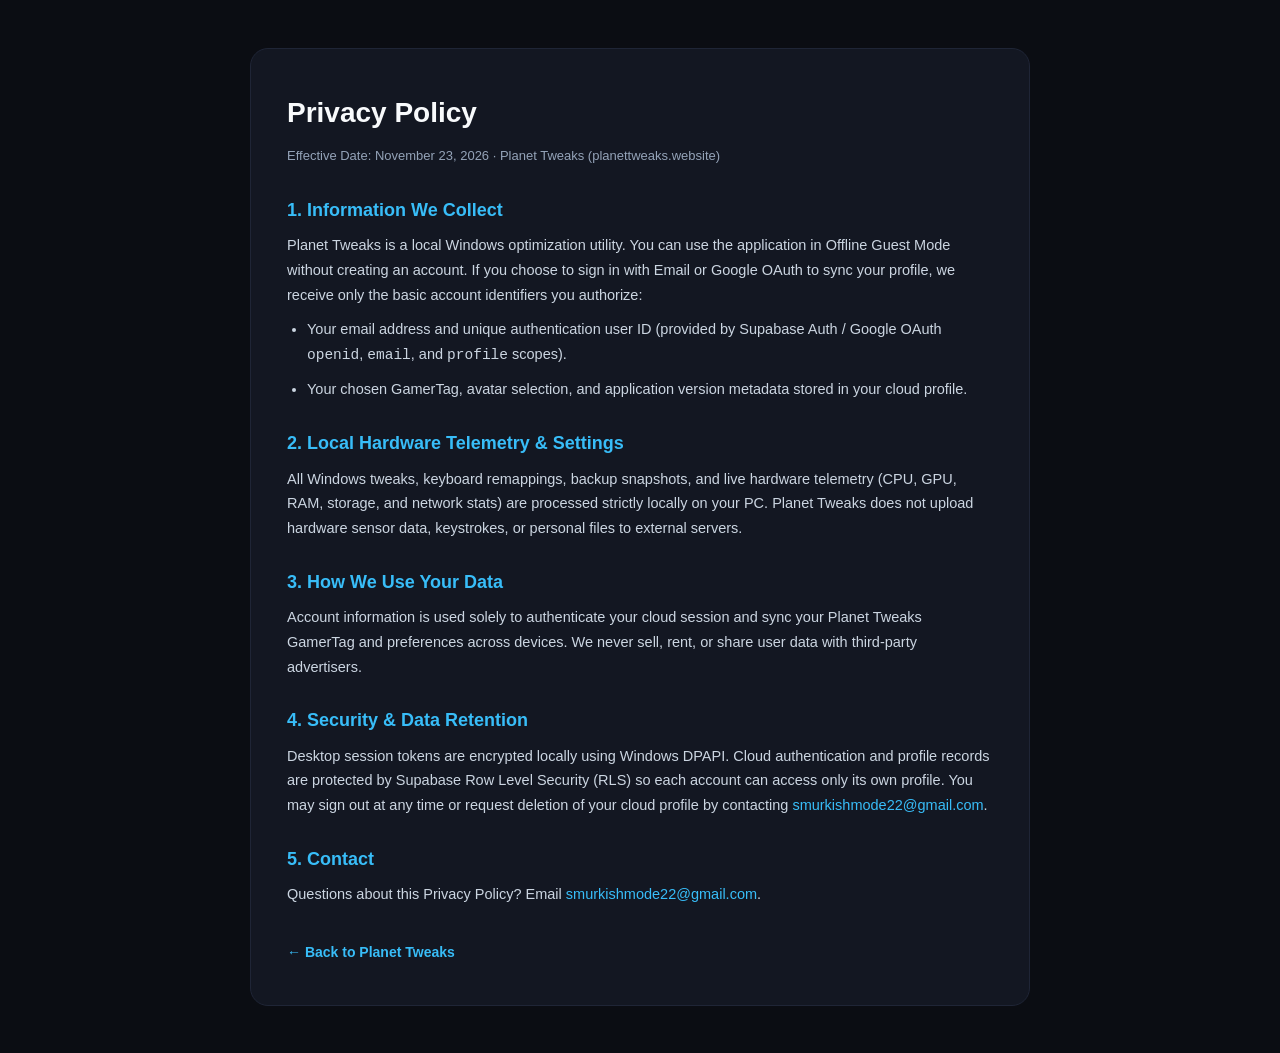
<file: privacy.html>
<!DOCTYPE html>
<html lang="en">
<head>
    <meta charset="UTF-8">
    <meta name="viewport" content="width=device-width, initial-scale=1.0">
    <title>Privacy Policy — Planet Tweaks</title>
    <link rel="icon" type="image/x-icon" href="favicon.ico">
    <style>
        * { box-sizing: border-box; margin: 0; padding: 0; }
        body {
            font-family: 'Inter', -apple-system, BlinkMacSystemFont, 'Segoe UI', Roboto, sans-serif;
            background-color: #0B0D13;
            color: #E2E8F0;
            line-height: 1.7;
            padding: 48px 20px;
        }
        .wrap {
            max-width: 780px;
            margin: 0 auto;
            background: #131722;
            border: 1px solid #1F2536;
            border-radius: 18px;
            padding: 40px 36px;
        }
        h1 { font-size: 28px; color: #F8FAFC; margin-bottom: 8px; }
        .meta { color: #94A3B8; font-size: 13px; margin-bottom: 28px; }
        h2 { font-size: 18px; color: #38BDF8; margin-top: 26px; margin-bottom: 8px; }
        p, li { font-size: 14.5px; color: #CBD5E1; margin-bottom: 10px; }
        ul { padding-left: 20px; margin-bottom: 12px; }
        a { color: #38BDF8; text-decoration: none; }
        a:hover { text-decoration: underline; }
        .back { display: inline-block; margin-top: 24px; font-weight: 600; font-size: 14px; }
    </style>
</head>
<body>
    <main class="wrap">
        <h1>Privacy Policy</h1>
        <p class="meta">Effective Date: November 23, 2026 &middot; Planet Tweaks (planettweaks.website)</p>

        <h2>1. Information We Collect</h2>
        <p>Planet Tweaks is a local Windows optimization utility. You can use the application in Offline Guest Mode without creating an account. If you choose to sign in with Email or Google OAuth to sync your profile, we receive only the basic account identifiers you authorize:</p>
        <ul>
            <li>Your email address and unique authentication user ID (provided by Supabase Auth / Google OAuth <code>openid</code>, <code>email</code>, and <code>profile</code> scopes).</li>
            <li>Your chosen GamerTag, avatar selection, and application version metadata stored in your cloud profile.</li>
        </ul>

        <h2>2. Local Hardware Telemetry &amp; Settings</h2>
        <p>All Windows tweaks, keyboard remappings, backup snapshots, and live hardware telemetry (CPU, GPU, RAM, storage, and network stats) are processed strictly locally on your PC. Planet Tweaks does not upload hardware sensor data, keystrokes, or personal files to external servers.</p>

        <h2>3. How We Use Your Data</h2>
        <p>Account information is used solely to authenticate your cloud session and sync your Planet Tweaks GamerTag and preferences across devices. We never sell, rent, or share user data with third-party advertisers.</p>

        <h2>4. Security &amp; Data Retention</h2>
        <p>Desktop session tokens are encrypted locally using Windows DPAPI. Cloud authentication and profile records are protected by Supabase Row Level Security (RLS) so each account can access only its own profile. You may sign out at any time or request deletion of your cloud profile by contacting <a href="mailto:smurkishmode22@gmail.com">smurkishmode22@gmail.com</a>.</p>

        <h2>5. Contact</h2>
        <p>Questions about this Privacy Policy? Email <a href="mailto:smurkishmode22@gmail.com">smurkishmode22@gmail.com</a>.</p>

        <a class="back" href="index.html">&larr; Back to Planet Tweaks</a>
    </main>
</body>
</html>
</file>
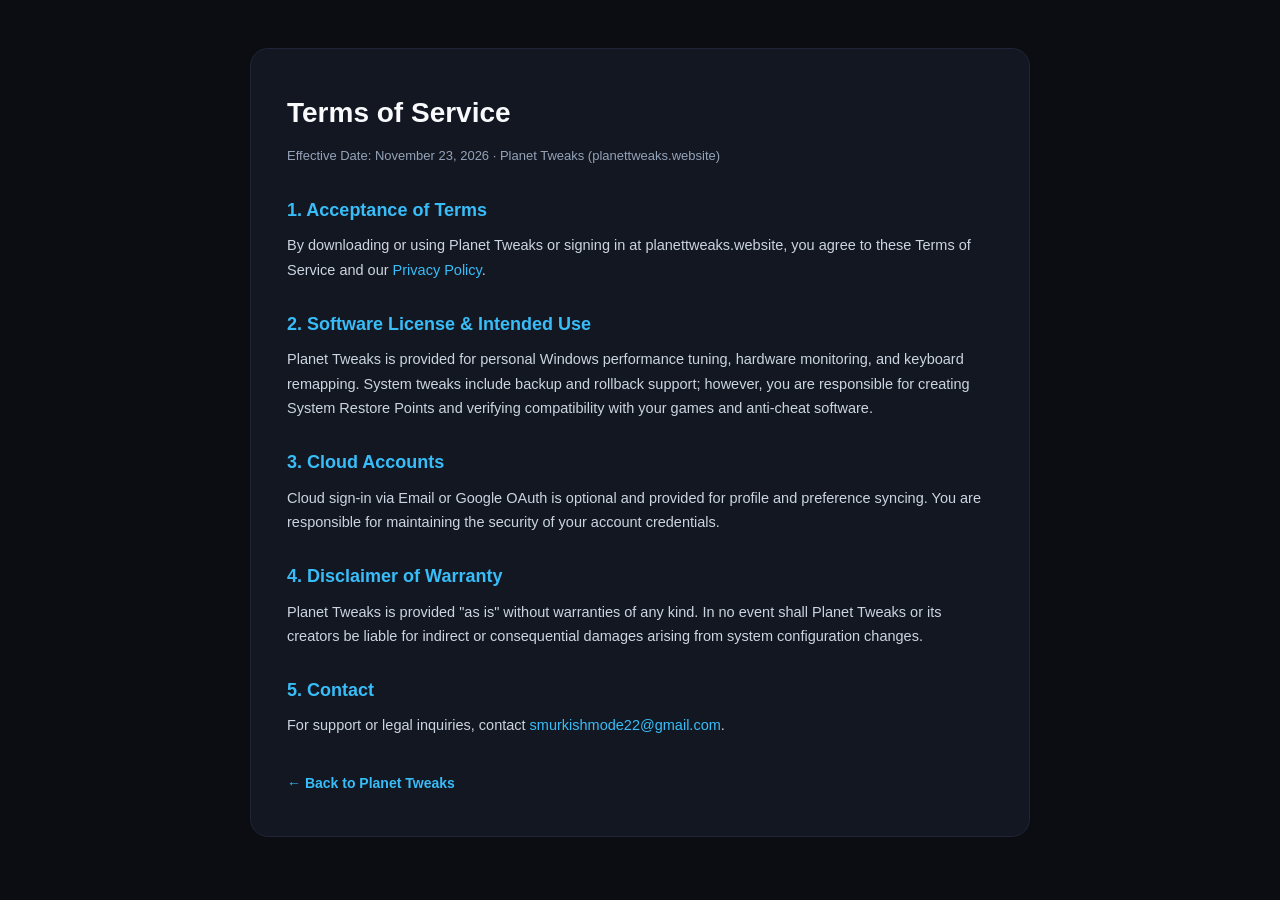
<file: terms.html>
<!DOCTYPE html>
<html lang="en">
<head>
    <meta charset="UTF-8">
    <meta name="viewport" content="width=device-width, initial-scale=1.0">
    <title>Terms of Service — Planet Tweaks</title>
    <link rel="icon" type="image/x-icon" href="favicon.ico">
    <style>
        * { box-sizing: border-box; margin: 0; padding: 0; }
        body {
            font-family: 'Inter', -apple-system, BlinkMacSystemFont, 'Segoe UI', Roboto, sans-serif;
            background-color: #0B0D13;
            color: #E2E8F0;
            line-height: 1.7;
            padding: 48px 20px;
        }
        .wrap {
            max-width: 780px;
            margin: 0 auto;
            background: #131722;
            border: 1px solid #1F2536;
            border-radius: 18px;
            padding: 40px 36px;
        }
        h1 { font-size: 28px; color: #F8FAFC; margin-bottom: 8px; }
        .meta { color: #94A3B8; font-size: 13px; margin-bottom: 28px; }
        h2 { font-size: 18px; color: #38BDF8; margin-top: 26px; margin-bottom: 8px; }
        p, li { font-size: 14.5px; color: #CBD5E1; margin-bottom: 10px; }
        ul { padding-left: 20px; margin-bottom: 12px; }
        a { color: #38BDF8; text-decoration: none; }
        a:hover { text-decoration: underline; }
        .back { display: inline-block; margin-top: 24px; font-weight: 600; font-size: 14px; }
    </style>
</head>
<body>
    <main class="wrap">
        <h1>Terms of Service</h1>
        <p class="meta">Effective Date: November 23, 2026 &middot; Planet Tweaks (planettweaks.website)</p>

        <h2>1. Acceptance of Terms</h2>
        <p>By downloading or using Planet Tweaks or signing in at planettweaks.website, you agree to these Terms of Service and our <a href="privacy.html">Privacy Policy</a>.</p>

        <h2>2. Software License &amp; Intended Use</h2>
        <p>Planet Tweaks is provided for personal Windows performance tuning, hardware monitoring, and keyboard remapping. System tweaks include backup and rollback support; however, you are responsible for creating System Restore Points and verifying compatibility with your games and anti-cheat software.</p>

        <h2>3. Cloud Accounts</h2>
        <p>Cloud sign-in via Email or Google OAuth is optional and provided for profile and preference syncing. You are responsible for maintaining the security of your account credentials.</p>

        <h2>4. Disclaimer of Warranty</h2>
        <p>Planet Tweaks is provided "as is" without warranties of any kind. In no event shall Planet Tweaks or its creators be liable for indirect or consequential damages arising from system configuration changes.</p>

        <h2>5. Contact</h2>
        <p>For support or legal inquiries, contact <a href="mailto:smurkishmode22@gmail.com">smurkishmode22@gmail.com</a>.</p>

        <a class="back" href="index.html">&larr; Back to Planet Tweaks</a>
    </main>
</body>
</html>
</file>
<file: styles.css>
/* ==========================================================================
   PLANET TWEAKS · V2.0 ULTRA LANDING PAGE STYLES
   Aesthetic: OLED Pitch Black, Pure White, Sleek Charcoal & Silver Metallic
   ========================================================================== */

:root {
    --bg-black: #000000;
    --bg-card: #0c0c0f;
    --bg-card-subtle: #121216;
    --bg-panel: #16161b;
    --bg-badge: #1a1a20;
    --border-dark: #1c1c22;
    --border-mid: #26262e;
    --border-highlight: #3a3a46;
    
    --text-pure: #ffffff;
    --text-primary: #f4f4f5;
    --text-secondary: #d1d5db;
    --text-muted: #8e8e93;
    
    --accent-glow: rgba(255, 255, 255, 0.12);
    --accent-white: #ffffff;
    --accent-silver: #a1a1aa;
    
    --color-success: #10b981;
    --color-warning: #f59e0b;
    --color-danger: #ef4444;
    
    --font-heading: 'Outfit', -apple-system, BlinkMacSystemFont, 'Segoe UI', Roboto, sans-serif;
    --font-body: 'Space Grotesk', -apple-system, BlinkMacSystemFont, 'Segoe UI', Roboto, sans-serif;
    --font-mono: 'JetBrains Mono', monospace;
    
    --radius-sm: 6px;
    --radius-md: 10px;
    --radius-lg: 16px;
    --radius-xl: 24px;
    --radius-full: 9999px;
    
    --transition-fast: 0.15s ease;
    --transition-smooth: 0.25s cubic-bezier(0.16, 1, 0.3, 1);
}

/* Reset & Base Setup */
*, *::before, *::after {
    box-sizing: border-box;
    margin: 0;
    padding: 0;
}

html {
    scroll-behavior: smooth;
    color-scheme: dark;
}

body {
    background-color: var(--bg-black);
    color: var(--text-primary);
    font-family: var(--font-body);
    font-size: 15px;
    line-height: 1.6;
    overflow-x: hidden;
    position: relative;
    -webkit-font-smoothing: antialiased;
}

/* Background Grid & Ambient Glow */
.bg-grid {
    position: fixed;
    top: 0;
    left: 0;
    width: 100vw;
    height: 100vh;
    background-size: 40px 40px;
    background-image: 
        linear-gradient(to right, rgba(255, 255, 255, 0.02) 1px, transparent 1px),
        linear-gradient(to bottom, rgba(255, 255, 255, 0.02) 1px, transparent 1px);
    pointer-events: none;
    z-index: 0;
}

.glow-orb {
    position: fixed;
    border-radius: 50%;
    filter: blur(140px);
    pointer-events: none;
    z-index: 0;
    opacity: 0.2;
}

.glow-top {
    top: -150px;
    left: 50%;
    transform: translateX(-50%);
    width: 600px;
    height: 400px;
    background: radial-gradient(circle, rgba(255, 255, 255, 0.25) 0%, rgba(100, 100, 110, 0.05) 70%, transparent 100%);
}

.glow-bottom {
    bottom: -200px;
    right: 10%;
    width: 500px;
    height: 500px;
    background: radial-gradient(circle, rgba(160, 160, 180, 0.15) 0%, transparent 70%);
}

/* Layout Utilities */
.container {
    max-width: 1200px;
    margin: 0 auto;
    padding: 0 24px;
    position: relative;
    z-index: 1;
}

.text-center { text-align: center; }
.text-muted { color: var(--text-muted); }
.text-success { color: var(--color-success); }
.text-danger { color: var(--color-danger); }
.text-warning { color: var(--color-warning); }
.text-glow {
    color: #ffffff;
    text-shadow: 0 0 16px rgba(255, 255, 255, 0.4);
}

.text-gradient {
    background: linear-gradient(135deg, #ffffff 20%, #a1a1aa 80%);
    -webkit-background-clip: text;
    -webkit-text-fill-color: transparent;
}

/* Section Header Shared */
.section-header {
    margin-bottom: 48px;
}

.section-badge {
    display: inline-block;
    background: var(--bg-badge);
    border: 1px solid var(--border-mid);
    color: var(--text-primary);
    font-family: var(--font-mono);
    font-size: 11px;
    font-weight: 700;
    letter-spacing: 0.5px;
    padding: 4px 12px;
    border-radius: var(--radius-full);
    margin-bottom: 14px;
}

.section-title {
    font-family: var(--font-heading);
    font-size: 38px;
    font-weight: 800;
    letter-spacing: -0.5px;
    color: var(--text-pure);
    margin-bottom: 12px;
}

.section-subtitle {
    color: var(--text-muted);
    font-size: 16px;
    max-width: 640px;
    margin: 0 auto;
}

/* Header & Navigation */
.site-header {
    position: fixed;
    top: 0;
    left: 0;
    right: 0;
    height: 72px;
    display: flex;
    align-items: center;
    background: rgba(0, 0, 0, 0.75);
    backdrop-filter: blur(16px);
    -webkit-backdrop-filter: blur(16px);
    border-bottom: 1px solid var(--border-dark);
    z-index: 100;
    transition: background var(--transition-fast);
}

.nav-container {
    max-width: 1240px;
    width: 100%;
    margin: 0 auto;
    padding: 0 24px;
    display: flex;
    align-items: center;
    justify-content: space-between;
}

.brand-logo {
    display: flex;
    align-items: center;
    gap: 10px;
    text-decoration: none;
    color: var(--text-pure);
}

.logo-icon {
    font-size: 24px;
}

.logo-title {
    font-family: var(--font-heading);
    font-size: 16px;
    font-weight: 800;
    letter-spacing: 0.5px;
}

.logo-badge {
    background: var(--bg-badge);
    border: 1px solid var(--border-mid);
    font-family: var(--font-mono);
    font-size: 9px;
    font-weight: 700;
    padding: 2px 6px;
    border-radius: var(--radius-sm);
    color: var(--text-secondary);
    margin-left: 6px;
}

.nav-links {
    display: flex;
    gap: clamp(12px, 1.8vw, 24px);
}

.nav-links a {
    color: var(--text-muted);
    text-decoration: none;
    font-size: 13.5px;
    font-weight: 500;
    white-space: nowrap;
    transition: color var(--transition-fast);
}

.nav-links a:hover {
    color: var(--text-pure);
}

.nav-actions {
    display: flex;
    align-items: center;
    gap: 10px;
    flex-shrink: 0;
}

.nav-sound-toggle {
    display: inline-flex;
    align-items: center;
    gap: 6px;
    padding: 7px 12px;
    font-size: 12px;
    cursor: pointer;
}

.nav-discord {
    display: inline-flex;
    align-items: center;
    gap: 6px;
    white-space: nowrap;
}

.discord-dot {
    width: 7px;
    height: 7px;
    background: var(--color-success);
    border-radius: 50%;
    box-shadow: 0 0 8px var(--color-success);
}

.mobile-toggle {
    display: none;
    background: transparent;
    border: none;
    cursor: pointer;
    flex-direction: column;
    gap: 5px;
}

.mobile-toggle span {
    width: 22px;
    height: 2px;
    background: var(--text-pure);
    border-radius: 2px;
}

/* Button Component System */
.btn {
    display: inline-flex;
    align-items: center;
    justify-content: center;
    text-decoration: none;
    font-family: var(--font-heading);
    font-weight: 600;
    font-size: 14px;
    border-radius: var(--radius-md);
    padding: 10px 18px;
    cursor: pointer;
    border: 1px solid transparent;
    transition: all var(--transition-smooth);
}

.btn-primary {
    background: #C6FF00;
    color: #000000;
    font-weight: 800;
    border: 1px solid #d4ff33;
    box-shadow: 0 4px 18px rgba(198, 255, 0, 0.35);
}

.btn-primary:hover {
    background: #d8ff26;
    color: #000000;
    transform: translateY(-1px);
    box-shadow: 0 6px 26px rgba(198, 255, 0, 0.55);
}

.btn-secondary {
    background: var(--bg-card);
    border-color: var(--border-mid);
    color: var(--text-primary);
}

.btn-secondary:hover {
    background: var(--bg-panel);
    border-color: var(--border-highlight);
    color: var(--text-pure);
}

.btn-hero-primary {
    display: inline-flex;
    align-items: center;
    gap: 14px;
    background: #C6FF00;
    color: #000000;
    font-weight: 800;
    text-decoration: none;
    padding: 14px 28px;
    border-radius: var(--radius-lg);
    border: 1px solid #d4ff33;
    box-shadow: 0 8px 32px rgba(198, 255, 0, 0.42);
    transition: all var(--transition-smooth);
}

.btn-hero-primary:hover {
    background: #d8ff26;
    color: #000000;
    transform: translateY(-2px);
    box-shadow: 0 14px 44px rgba(198, 255, 0, 0.65);
}

.btn-hero-primary .btn-icon {
    font-size: 24px;
}

.btn-text-group {
    display: flex;
    flex-direction: column;
    text-align: left;
}

.btn-main {
    font-family: var(--font-heading);
    font-size: 16px;
    font-weight: 800;
}

.btn-sub {
    font-family: var(--font-body);
    font-size: 11px;
    color: #3f3f46;
    font-weight: 500;
}

.btn-hero-secondary {
    display: inline-flex;
    align-items: center;
    gap: 8px;
    background: var(--bg-card);
    border: 1px solid var(--border-mid);
    color: var(--text-primary);
    text-decoration: none;
    padding: 18px 24px;
    border-radius: var(--radius-lg);
    font-family: var(--font-heading);
    font-weight: 700;
    transition: all var(--transition-smooth);
}

.btn-hero-secondary:hover {
    background: var(--bg-panel);
    border-color: var(--border-highlight);
    color: var(--text-pure);
}

.btn-sm {
    padding: 8px 14px;
    font-size: 12px;
}

.btn-icon-only {
    padding: 10px 14px;
}

.full-width {
    width: 100%;
}

/* ==========================================================================
   Hero Section
   ========================================================================== */
.hero-section {
    padding-top: 150px;
    padding-bottom: 90px;
    text-align: center;
    position: relative;
}

.hero-badge {
    display: inline-flex;
    align-items: center;
    gap: 8px;
    background: var(--bg-card);
    border: 1px solid var(--border-mid);
    padding: 6px 16px;
    border-radius: var(--radius-full);
    margin-bottom: 24px;
}

.pulse-dot {
    width: 8px;
    height: 8px;
    background: #ffffff;
    border-radius: 50%;
    box-shadow: 0 0 10px #ffffff;
    animation: pulseGlow 2s infinite;
}

@keyframes pulseGlow {
    0%, 100% { opacity: 1; transform: scale(1); }
    50% { opacity: 0.4; transform: scale(0.85); }
}

.badge-text {
    font-family: var(--font-mono);
    font-size: 11px;
    font-weight: 700;
    color: var(--text-primary);
}

.hero-headline {
    font-family: var(--font-heading);
    font-size: 68px;
    font-weight: 900;
    line-height: 1.05;
    letter-spacing: -2px;
    color: var(--text-pure);
    margin-bottom: 20px;
}

.hero-subtext {
    font-size: 18px;
    color: var(--text-secondary);
    max-width: 720px;
    margin: 0 auto 36px;
    line-height: 1.6;
}

.hero-cta-row {
    display: flex;
    align-items: center;
    justify-content: center;
    gap: 16px;
    margin-bottom: 48px;
}

/* Trust / Stats Bar */
.hero-stats-row {
    display: grid;
    grid-template-columns: repeat(4, 1fr);
    gap: 16px;
    max-width: 960px;
    margin: 0 auto 70px;
}

.stat-pill {
    background: var(--bg-card);
    border: 1px solid var(--border-dark);
    border-radius: var(--radius-lg);
    padding: 16px 20px;
    display: flex;
    align-items: center;
    gap: 12px;
    text-align: left;
}

.stat-icon {
    font-size: 20px;
}

.stat-info {
    display: flex;
    flex-direction: column;
}

.stat-value {
    font-family: var(--font-heading);
    font-size: 18px;
    font-weight: 800;
    color: var(--text-pure);
}

.stat-label {
    font-family: var(--font-mono);
    font-size: 9.5px;
    font-weight: 700;
    color: var(--text-muted);
    letter-spacing: 0.5px;
}

/* ==========================================================================
   Interactive Desktop App Mockup
   ========================================================================== */
.hero-app-mockup {
    max-width: 1040px;
    margin: 0 auto;
    padding: 10px;
    background: rgba(255, 255, 255, 0.03);
    border: 1px solid var(--border-dark);
    border-radius: var(--radius-xl);
    box-shadow: 0 24px 80px rgba(0, 0, 0, 0.8), 0 0 40px rgba(255, 255, 255, 0.05);
}

.mockup-window {
    background: var(--bg-black);
    border: 1px solid var(--border-mid);
    border-radius: calc(var(--radius-xl) - 4px);
    overflow: hidden;
    text-align: left;
}

.mockup-titlebar {
    height: 48px;
    background: #08080a;
    border-bottom: 1px solid var(--border-dark);
    display: flex;
    align-items: center;
    justify-content: space-between;
    padding: 0 16px;
}

.window-controls {
    display: flex;
    gap: 7px;
}

.win-dot {
    width: 10px;
    height: 10px;
    border-radius: 50%;
}
.win-dot.close { background: #333338; }
.win-dot.min { background: #26262b; }
.win-dot.max { background: #1c1c20; }

.mockup-search-bar {
    background: #101014;
    border: 1px solid var(--border-dark);
    color: var(--text-muted);
    font-size: 11.5px;
    padding: 6px 14px;
    border-radius: var(--radius-md);
    width: 320px;
}

.mockup-top-actions {
    display: flex;
    gap: 8px;
}

.mock-btn {
    background: #141418;
    border: 1px solid var(--border-mid);
    color: var(--text-primary);
    font-size: 11px;
    font-weight: 600;
    padding: 4px 10px;
    border-radius: var(--radius-sm);
}

.mock-btn.mock-accent {
    background: #ffffff;
    color: #000000;
    border-color: #ffffff;
    font-weight: 700;
}

.mockup-body {
    display: grid;
    grid-template-columns: 200px 1fr;
    min-height: 440px;
}

.mockup-sidebar {
    background: #060608;
    border-right: 1px solid var(--border-dark);
    padding: 14px 10px;
    display: flex;
    flex-direction: column;
    gap: 4px;
}

.mock-user {
    display: flex;
    align-items: center;
    gap: 8px;
    padding: 8px;
    background: #0c0c10;
    border: 1px solid var(--border-dark);
    border-radius: var(--radius-md);
    margin-bottom: 12px;
}

.mock-avatar {
    font-size: 16px;
}

.mock-name {
    font-size: 11px;
    font-weight: 700;
    color: var(--text-pure);
}

.mock-ver {
    font-family: var(--font-mono);
    font-size: 9px;
    color: var(--text-muted);
}

.mock-nav-item {
    font-size: 11.5px;
    font-weight: 500;
    color: var(--text-muted);
    padding: 7px 10px;
    border-radius: var(--radius-sm);
}

.mock-nav-item.active {
    background: #ffffff;
    color: #000000;
    font-weight: 700;
}

.mockup-content {
    padding: 18px;
    background: #000000;
}

.mock-hero-banner {
    background: #0e0e12;
    border: 1px solid var(--border-mid);
    border-radius: var(--radius-lg);
    padding: 18px;
    margin-bottom: 16px;
}

.mock-badge {
    font-family: var(--font-mono);
    font-size: 9px;
    font-weight: 700;
    color: #ffffff;
    display: inline-block;
    background: #18181c;
    border: 1px solid var(--border-highlight);
    padding: 2px 6px;
    border-radius: 4px;
    margin-bottom: 6px;
}

.mock-hero-title {
    font-family: var(--font-heading);
    font-size: 16px;
    font-weight: 800;
    color: var(--text-pure);
    margin-bottom: 4px;
}

.mock-hero-desc {
    font-size: 11.5px;
    color: var(--text-muted);
    margin-bottom: 12px;
}

.mock-hero-actions {
    display: flex;
    gap: 8px;
}

.mock-action-btn {
    background: #ffffff;
    color: #000000;
    font-size: 11px;
    font-weight: 700;
    padding: 6px 12px;
    border-radius: var(--radius-sm);
}

.mock-action-btn-outline {
    background: #141418;
    color: var(--text-primary);
    border: 1px solid var(--border-mid);
    font-size: 11px;
    font-weight: 600;
    padding: 6px 12px;
    border-radius: var(--radius-sm);
}

.mock-tele-row {
    display: grid;
    grid-template-columns: repeat(3, 1fr);
    gap: 12px;
}

.mock-tele-card {
    background: #0e0e12;
    border: 1px solid var(--border-dark);
    border-radius: var(--radius-md);
    padding: 14px;
}

.mock-tele-header {
    display: flex;
    align-items: center;
    gap: 6px;
    margin-bottom: 8px;
}

.mock-tele-header .tag {
    background: #18181c;
    font-family: var(--font-mono);
    font-size: 8.5px;
    font-weight: 700;
    color: #ffffff;
    padding: 2px 5px;
    border-radius: 3px;
}

.mock-tele-header .sub {
    font-size: 10px;
    color: var(--text-muted);
}

.mock-tele-val {
    font-family: var(--font-heading);
    font-size: 22px;
    font-weight: 800;
    color: var(--text-pure);
}

.mock-bar {
    height: 4px;
    background: #18181e;
    border-radius: 2px;
    margin: 8px 0 10px;
    overflow: hidden;
}

.mock-bar-fill {
    height: 100%;
    background: #ffffff;
    transition: width 1s ease;
}

.mock-metrics {
    display: flex;
    justify-content: space-between;
    font-size: 10px;
    color: var(--text-secondary);
    font-weight: 600;
}

/* ==========================================================================
   FPS Benchmark / Game Selector
   ========================================================================== */
.benchmark-section {
    padding: 90px 0;
    border-top: 1px solid var(--border-dark);
}

.game-tabs {
    display: flex;
    align-items: center;
    justify-content: center;
    gap: 10px;
    margin-bottom: 32px;
    flex-wrap: wrap;
}

.game-tab {
    background: var(--bg-card);
    border: 1px solid var(--border-dark);
    color: var(--text-muted);
    font-family: var(--font-heading);
    font-size: 14px;
    font-weight: 600;
    padding: 10px 20px;
    border-radius: var(--radius-full);
    cursor: pointer;
    display: flex;
    align-items: center;
    gap: 8px;
    transition: all var(--transition-fast);
}

.game-tab:hover {
    color: var(--text-pure);
    border-color: var(--border-mid);
}

.game-tab.active {
    background: #ffffff;
    color: #000000;
    border-color: #ffffff;
    font-weight: 700;
}

.benchmark-card {
    background: var(--bg-card);
    border: 1px solid var(--border-mid);
    border-radius: var(--radius-xl);
    padding: 32px;
    max-width: 980px;
    margin: 0 auto;
}

.benchmark-grid {
    display: grid;
    grid-template-columns: 1fr auto 1fr;
    gap: 24px;
    align-items: center;
}

.benchmark-col {
    background: #08080a;
    border: 1px solid var(--border-dark);
    border-radius: var(--radius-lg);
    padding: 24px;
}

.after-col {
    border-color: var(--border-highlight);
    background: #0e0e12;
    box-shadow: 0 0 30px rgba(255, 255, 255, 0.04);
}

.col-status {
    font-family: var(--font-mono);
    font-size: 11px;
    font-weight: 700;
    color: var(--text-muted);
    letter-spacing: 0.5px;
    margin-bottom: 12px;
}

.col-status.active-status {
    color: #ffffff;
}

.benchmark-metric {
    display: flex;
    align-items: baseline;
    gap: 8px;
    margin-bottom: 12px;
}

.metric-num {
    font-family: var(--font-heading);
    font-size: 54px;
    font-weight: 900;
    line-height: 1;
}

.metric-unit {
    font-family: var(--font-mono);
    font-size: 13px;
    font-weight: 700;
    color: var(--text-muted);
}

.metric-bar-wrap {
    height: 6px;
    background: #18181e;
    border-radius: 3px;
    overflow: hidden;
    margin-bottom: 24px;
}

.metric-bar {
    height: 100%;
    border-radius: 3px;
    transition: width 0.5s cubic-bezier(0.16, 1, 0.3, 1);
}

.before-bar { background: var(--text-muted); }
.after-bar { background: #ffffff; box-shadow: 0 0 10px #ffffff; }

.sub-metrics-list {
    display: flex;
    flex-direction: column;
    gap: 12px;
}

.sub-metric-row {
    display: flex;
    justify-content: space-between;
    font-size: 13px;
    color: var(--text-secondary);
    border-bottom: 1px solid rgba(255, 255, 255, 0.04);
    padding-bottom: 8px;
}

.benchmark-vs {
    display: flex;
    flex-direction: column;
    align-items: center;
}

.vs-circle {
    width: 38px;
    height: 38px;
    background: var(--bg-panel);
    border: 1px solid var(--border-mid);
    border-radius: 50%;
    display: flex;
    align-items: center;
    justify-content: center;
    font-family: var(--font-heading);
    font-weight: 800;
    font-size: 12px;
    color: var(--text-pure);
}

.benchmark-footer {
    display: flex;
    align-items: center;
    justify-content: space-between;
    margin-top: 28px;
    padding-top: 20px;
    border-top: 1px solid var(--border-dark);
}

.tested-on {
    font-size: 12px;
    color: var(--text-muted);
}

/* ==========================================================================
   Catalog Section
   ========================================================================== */
.catalog-section {
    padding: 90px 0;
    border-top: 1px solid var(--border-dark);
}

.catalog-grid {
    display: grid;
    grid-template-columns: repeat(3, 1fr);
    gap: 20px;
}

.catalog-card {
    background: var(--bg-card);
    border: 1px solid var(--border-dark);
    border-radius: var(--radius-lg);
    padding: 28px;
    transition: all var(--transition-smooth);
}

.catalog-card:hover {
    border-color: var(--border-highlight);
    background: var(--bg-card-subtle);
    transform: translateY(-2px);
}

.card-icon {
    font-size: 28px;
    margin-bottom: 14px;
}

.card-title {
    font-family: var(--font-heading);
    font-size: 18px;
    font-weight: 700;
    color: var(--text-pure);
    margin-bottom: 8px;
}

.card-desc {
    color: var(--text-secondary);
    font-size: 13.5px;
    line-height: 1.6;
    margin-bottom: 16px;
}

.card-tags {
    display: flex;
    flex-wrap: wrap;
    gap: 6px;
}

.card-tags span {
    background: var(--bg-badge);
    border: 1px solid var(--border-dark);
    font-family: var(--font-mono);
    font-size: 10px;
    font-weight: 600;
    padding: 3px 8px;
    border-radius: var(--radius-sm);
    color: var(--text-muted);
}

/* ==========================================================================
   AI Co-Pilot Section
   ========================================================================== */
.ai-section {
    padding: 90px 0;
    border-top: 1px solid var(--border-dark);
}

.ai-box {
    background: var(--bg-card);
    border: 1px solid var(--border-mid);
    border-radius: var(--radius-xl);
    padding: 40px;
    display: grid;
    grid-template-columns: 1fr 1fr;
    gap: 40px;
    align-items: center;
}

.ai-badge {
    font-family: var(--font-mono);
    font-size: 11px;
    font-weight: 700;
    color: var(--text-primary);
    background: var(--bg-badge);
    border: 1px solid var(--border-mid);
    display: inline-block;
    padding: 4px 12px;
    border-radius: var(--radius-full);
    margin-bottom: 14px;
}

.ai-headline {
    font-family: var(--font-heading);
    font-size: 36px;
    font-weight: 800;
    color: var(--text-pure);
    line-height: 1.15;
    margin-bottom: 16px;
}

.ai-desc {
    color: var(--text-secondary);
    font-size: 15px;
    line-height: 1.6;
    margin-bottom: 24px;
}

.ai-features-list {
    display: flex;
    flex-direction: column;
    gap: 12px;
    margin-bottom: 32px;
}

.ai-feat-item {
    display: flex;
    align-items: center;
    gap: 10px;
    font-size: 13.5px;
    color: var(--text-primary);
}

.ai-feat-icon {
    font-weight: 900;
    color: #ffffff;
}

/* Chat Demo Frame */
.chat-container {
    background: #08080a;
    border: 1px solid var(--border-mid);
    border-radius: var(--radius-lg);
    overflow: hidden;
}

.chat-header {
    background: #0e0e12;
    border-bottom: 1px solid var(--border-dark);
    padding: 14px 18px;
    display: flex;
    align-items: center;
    gap: 10px;
}

.chat-avatar {
    font-size: 20px;
}

.chat-title {
    font-family: var(--font-heading);
    font-size: 13px;
    font-weight: 700;
    color: var(--text-pure);
}

.chat-status {
    font-size: 10px;
    color: var(--color-success);
    font-weight: 600;
}

.chat-messages {
    padding: 18px;
    display: flex;
    flex-direction: column;
    gap: 14px;
    min-height: 280px;
    max-height: 320px;
    overflow-y: auto;
}

.chat-bubble {
    border-radius: var(--radius-md);
    padding: 12px 16px;
    font-size: 12.5px;
    line-height: 1.5;
}

.chat-bubble.user {
    background: #141418;
    border: 1px solid var(--border-mid);
    color: var(--text-primary);
    align-self: flex-end;
    max-width: 85%;
}

.chat-bubble.ai {
    background: #0f0f14;
    border: 1px solid var(--border-highlight);
    color: var(--text-primary);
    align-self: flex-start;
    max-width: 90%;
}

.sender-info {
    font-size: 10px;
    color: var(--text-muted);
    font-weight: 700;
    margin-bottom: 4px;
}

.ai-action-pill {
    display: inline-block;
    background: #ffffff;
    color: #000000;
    font-weight: 700;
    font-size: 11px;
    padding: 6px 12px;
    border-radius: var(--radius-sm);
    text-decoration: none;
    margin-top: 10px;
}

.chat-input-bar {
    padding: 12px 18px;
    background: #0e0e12;
    border-top: 1px solid var(--border-dark);
    display: flex;
    gap: 8px;
}

.chat-input-bar input {
    flex: 1;
    background: #16161c;
    border: 1px solid var(--border-mid);
    color: var(--text-primary);
    font-size: 12px;
    padding: 8px 14px;
    border-radius: var(--radius-md);
    outline: none;
}

.chat-input-bar input:focus {
    border-color: var(--border-highlight);
}

/* ==========================================================================
   Comparison Table
   ========================================================================== */
.comparison-section {
    padding: 90px 0;
    border-top: 1px solid var(--border-dark);
}

.table-responsive {
    overflow-x: auto;
}

.comp-table {
    width: 100%;
    border-collapse: collapse;
    text-align: left;
    font-size: 14px;
}

.comp-table th, .comp-table td {
    padding: 16px 20px;
    border-bottom: 1px solid var(--border-dark);
}

.comp-table th {
    font-family: var(--font-heading);
    font-size: 12px;
    font-weight: 700;
    color: var(--text-muted);
    letter-spacing: 0.5px;
    background: #08080a;
}

.comp-table .highlight-col {
    background: rgba(255, 255, 255, 0.03);
    font-weight: 700;
    color: var(--text-pure);
    border-left: 1px solid var(--border-mid);
    border-right: 1px solid var(--border-mid);
}

/* ==========================================================================
   FAQ Section
   ========================================================================== */
.faq-section {
    padding: 90px 0;
    border-top: 1px solid var(--border-dark);
}

.faq-container {
    max-width: 800px;
}

.faq-accordion {
    display: flex;
    flex-direction: column;
    gap: 12px;
}

.faq-item {
    background: var(--bg-card);
    border: 1px solid var(--border-dark);
    border-radius: var(--radius-lg);
    overflow: hidden;
    transition: border-color var(--transition-fast);
}

.faq-item.active {
    border-color: var(--border-highlight);
}

.faq-question {
    width: 100%;
    background: transparent;
    border: none;
    padding: 20px 24px;
    display: flex;
    align-items: center;
    justify-content: space-between;
    font-family: var(--font-heading);
    font-size: 16px;
    font-weight: 700;
    color: var(--text-pure);
    cursor: pointer;
    text-align: left;
}

.faq-icon {
    font-size: 20px;
    color: var(--text-muted);
    transition: transform var(--transition-fast);
}

.faq-item.active .faq-icon {
    transform: rotate(45deg);
    color: var(--text-pure);
}

.faq-answer {
    padding: 0 24px 20px;
    color: var(--text-secondary);
    font-size: 14px;
    line-height: 1.6;
    display: none;
}

.faq-item.active .faq-answer {
    display: block;
}

/* ==========================================================================
   Download Banner Section
   ========================================================================== */
.download-section {
    padding: 90px 0 120px;
    border-top: 1px solid var(--border-dark);
}

.download-banner {
    background: radial-gradient(circle at 50% 0%, #16161c 0%, #0c0c0f 80%);
    border: 1px solid var(--border-highlight);
    border-radius: var(--radius-xl);
    padding: 60px 40px;
    text-align: center;
    max-width: 980px;
    margin: 0 auto;
    box-shadow: 0 20px 60px rgba(0, 0, 0, 0.7);
}

.banner-badge {
    font-family: var(--font-mono);
    font-size: 11px;
    font-weight: 700;
    color: var(--text-primary);
    background: var(--bg-badge);
    border: 1px solid var(--border-mid);
    display: inline-block;
    padding: 4px 14px;
    border-radius: var(--radius-full);
    margin-bottom: 16px;
}

.banner-title {
    font-family: var(--font-heading);
    font-size: 44px;
    font-weight: 900;
    color: var(--text-pure);
    margin-bottom: 12px;
}

.banner-desc {
    color: var(--text-secondary);
    font-size: 16px;
    margin-bottom: 36px;
}

.download-card-actions {
    display: flex;
    align-items: center;
    justify-content: center;
    gap: 16px;
    margin-bottom: 32px;
    flex-wrap: wrap;
}

.download-meta {
    display: flex;
    justify-content: center;
    gap: 24px;
    font-size: 12px;
    color: var(--text-muted);
    flex-wrap: wrap;
}

/* ==========================================================================
   Footer
   ========================================================================== */
.site-footer {
    border-top: 1px solid var(--border-dark);
    padding: 60px 0 40px;
    background: #040406;
}

.footer-content {
    display: flex;
    justify-content: space-between;
    gap: 40px;
}

.footer-left {
    max-width: 360px;
}

.footer-tagline {
    font-size: 13px;
    color: var(--text-muted);
    margin: 12px 0 24px;
}

.copyright {
    font-size: 12px;
    color: #52525b;
}

.footer-links {
    display: flex;
    gap: 60px;
}

.link-col {
    display: flex;
    flex-direction: column;
    gap: 10px;
}

.link-col h4 {
    font-family: var(--font-heading);
    font-size: 13px;
    font-weight: 700;
    color: var(--text-pure);
    margin-bottom: 4px;
}

.link-col a {
    color: var(--text-muted);
    text-decoration: none;
    font-size: 13px;
    transition: color var(--transition-fast);
}

.link-col a:hover {
    color: var(--text-pure);
}

/* ==========================================================================
   Download Modal
   ========================================================================== */
.modal-overlay {
    position: fixed;
    top: 0;
    left: 0;
    width: 100vw;
    height: 100vh;
    background: rgba(0, 0, 0, 0.85);
    backdrop-filter: blur(12px);
    display: none;
    align-items: center;
    justify-content: center;
    z-index: 1000;
    padding: 20px;
}

.modal-overlay.active {
    display: flex;
}

.modal-card {
    background: var(--bg-card);
    border: 1px solid var(--border-highlight);
    border-radius: var(--radius-xl);
    padding: 36px;
    max-width: 520px;
    width: 100%;
    position: relative;
    box-shadow: 0 24px 80px rgba(0, 0, 0, 0.9);
}

.modal-close {
    position: absolute;
    top: 20px;
    right: 20px;
    background: #18181c;
    border: 1px solid var(--border-mid);
    color: var(--text-muted);
    width: 32px;
    height: 32px;
    border-radius: 50%;
    cursor: pointer;
    display: flex;
    align-items: center;
    justify-content: center;
    font-size: 14px;
}

.modal-close:hover {
    color: var(--text-pure);
    background: var(--bg-panel);
}

.modal-badge {
    font-family: var(--font-mono);
    font-size: 10px;
    font-weight: 700;
    color: var(--text-primary);
    background: var(--bg-badge);
    border: 1px solid var(--border-mid);
    display: inline-block;
    padding: 3px 10px;
    border-radius: var(--radius-full);
    margin-bottom: 12px;
}

.modal-title {
    font-family: var(--font-heading);
    font-size: 26px;
    font-weight: 800;
    color: var(--text-pure);
    margin-bottom: 6px;
}

.modal-subtitle {
    color: var(--text-muted);
    font-size: 13.5px;
    margin-bottom: 24px;
}

.install-steps {
    display: flex;
    flex-direction: column;
    gap: 16px;
    margin-bottom: 28px;
}

.step-item {
    display: flex;
    align-items: flex-start;
    gap: 14px;
    background: #08080a;
    border: 1px solid var(--border-dark);
    border-radius: var(--radius-md);
    padding: 12px 14px;
}

.step-num {
    background: #ffffff;
    color: #000000;
    font-family: var(--font-heading);
    font-weight: 900;
    font-size: 12px;
    width: 24px;
    height: 24px;
    border-radius: 50%;
    display: flex;
    align-items: center;
    justify-content: center;
    flex-shrink: 0;
}

.step-content strong {
    font-size: 13px;
    color: var(--text-pure);
    display: block;
    margin-bottom: 2px;
}

.step-content p {
    font-size: 12px;
    color: var(--text-muted);
}

.step-content code {
    background: #141418;
    color: var(--text-primary);
    padding: 1px 5px;
    border-radius: 3px;
    font-family: var(--font-mono);
}

.modal-actions {
    display: flex;
    flex-direction: column;
    gap: 10px;
}

/* ==========================================================================
   INTERACTIVE 3D SPINNING SHOWCASE & CREATIVE WEB ANIMATIONS
   ========================================================================== */

/* 1. Space Nebula & Particle Canvas */
.space-nebula-canvas {
    position: fixed;
    top: 0;
    left: 0;
    width: 100vw;
    height: 100vh;
    pointer-events: none;
    z-index: 1;
    opacity: 0.65;
}

/* 2. Cursor Interactive Spotlight Follower */
.cursor-spotlight {
    position: fixed;
    top: 0;
    left: 0;
    width: 600px;
    height: 600px;
    border-radius: 50%;
    transform: translate(-50%, -50%);
    background: radial-gradient(circle, rgba(56, 189, 248, 0.09) 0%, rgba(16, 185, 129, 0.04) 35%, transparent 70%);
    pointer-events: none;
    z-index: 2;
    transition: opacity 0.3s ease;
    mix-blend-mode: screen;
}

.nav-sound-toggle {
    display: inline-flex;
    align-items: center;
    gap: 6px;
    padding: 8px 14px;
    font-size: 12px;
    cursor: pointer;
}

/* 3. 3D Stage Wrapper & Toolbar */
.stage-3d-wrapper {
    margin-top: 36px;
    width: 100%;
    position: relative;
    z-index: 5;
}

.stage-toolbar {
    display: flex;
    align-items: center;
    justify-content: space-between;
    flex-wrap: wrap;
    gap: 16px;
    background: rgba(14, 16, 24, 0.75);
    backdrop-filter: blur(20px);
    border: 1px solid rgba(56, 189, 248, 0.2);
    border-radius: var(--radius-lg);
    padding: 12px 20px;
    margin-bottom: 16px;
    box-shadow: 0 10px 30px rgba(0, 0, 0, 0.6), inset 0 0 20px rgba(56, 189, 248, 0.05);
}

.stage-brand-badge {
    display: flex;
    align-items: center;
    gap: 10px;
}

.stage-brand-badge .badge-dot {
    width: 8px;
    height: 8px;
    border-radius: 50%;
    background: #10b981;
    box-shadow: 0 0 10px #10b981;
}

.stage-brand-badge .badge-title {
    font-family: var(--font-heading);
    font-size: 13px;
    font-weight: 800;
    color: #ffffff;
    letter-spacing: 0.8px;
}

.stage-brand-badge .badge-sub {
    font-family: var(--font-mono);
    font-size: 10px;
    font-weight: 700;
    color: #38bdf8;
    background: rgba(56, 189, 248, 0.12);
    border: 1px solid rgba(56, 189, 248, 0.25);
    padding: 2px 8px;
    border-radius: var(--radius-full);
}

/* Materials Selector Group */
.stage-materials-group {
    display: flex;
    align-items: center;
    gap: 8px;
    flex-wrap: wrap;
}

.stage-mat-btn {
    background: rgba(20, 24, 34, 0.85);
    border: 1px solid rgba(255, 255, 255, 0.12);
    color: var(--text-secondary);
    padding: 7px 13px;
    border-radius: var(--radius-full);
    font-family: var(--font-mono);
    font-size: 11.5px;
    font-weight: 600;
    cursor: pointer;
    transition: var(--transition-smooth);
    display: flex;
    align-items: center;
    gap: 7px;
}

.stage-mat-btn:hover {
    background: rgba(56, 189, 248, 0.15);
    border-color: #38bdf8;
    color: #ffffff;
    transform: translateY(-1px);
}

.stage-mat-btn.active {
    background: linear-gradient(135deg, rgba(56, 189, 248, 0.25), rgba(168, 85, 247, 0.25));
    border-color: #38bdf8;
    color: #ffffff;
    box-shadow: 0 0 14px rgba(56, 189, 248, 0.35);
}

.mat-swatch {
    width: 10px;
    height: 10px;
    border-radius: 50%;
    display: inline-block;
}

.swatch-mercury {
    background: linear-gradient(135deg, #ffffff, #94a3b8, #475569);
    box-shadow: 0 0 8px rgba(255, 255, 255, 0.6);
}

.swatch-cyan {
    background: linear-gradient(135deg, #38bdf8, #06b6d4, #0284c7);
    box-shadow: 0 0 8px rgba(56, 189, 248, 0.7);
}

.swatch-violet {
    background: linear-gradient(135deg, #c084fc, #a855f7, #7c3aed);
    box-shadow: 0 0 8px rgba(168, 85, 247, 0.7);
}

.stage-actions-group {
    display: flex;
    align-items: center;
    gap: 10px;
}

.stage-action-btn {
    background: rgba(20, 24, 34, 0.8);
    border: 1px solid rgba(255, 255, 255, 0.12);
    color: var(--text-secondary);
    padding: 8px 14px;
    border-radius: var(--radius-full);
    font-family: var(--font-mono);
    font-size: 11.5px;
    font-weight: 600;
    cursor: pointer;
    transition: var(--transition-smooth);
    display: flex;
    align-items: center;
    gap: 6px;
}

.stage-action-btn:hover {
    background: rgba(56, 189, 248, 0.15);
    border-color: #38bdf8;
    color: #ffffff;
    transform: translateY(-1px);
}

.stage-action-btn.active {
    background: linear-gradient(135deg, rgba(16, 185, 129, 0.25), rgba(56, 189, 248, 0.25));
    border-color: #10b981;
    color: #ffffff;
    box-shadow: 0 0 12px rgba(16, 185, 129, 0.3);
}

.stage-hint-pill {
    display: flex;
    align-items: center;
    justify-content: center;
    gap: 8px;
    padding: 6px 16px;
    background: rgba(255, 255, 255, 0.02);
    border: 1px dashed rgba(255, 255, 255, 0.12);
    border-radius: var(--radius-full);
    font-size: 11.5px;
    color: var(--text-muted);
    margin: 0 auto 16px auto;
    width: fit-content;
    animation: hintPulse 3s infinite ease-in-out;
}

@keyframes hintPulse {
    0%, 100% { opacity: 0.8; border-color: rgba(255, 255, 255, 0.12); }
    50% { opacity: 1; border-color: rgba(56, 189, 248, 0.35); }
}

/* 4. 3D Viewport & Scene */
.stage-3d-viewport {
    perspective: 1400px;
    perspective-origin: 50% 50%;
    width: 100%;
    height: 580px;
    position: relative;
    user-select: none;
    cursor: grab;
    touch-action: none;
}

.stage-3d-viewport:active {
    cursor: grabbing;
}

/* 3D Liquid Chrome Glob Viewport & Canvas (Clean Floating Glob - No Brackets / Cards) */
.stage-3d-wrapper.glob-only-wrapper {
    margin: 10px auto 20px auto;
    width: 100%;
    display: flex;
    justify-content: center;
    align-items: center;
    background: transparent !important;
    border: none !important;
    box-shadow: none !important;
    overflow: visible !important;
}

.orb-viewport.glob-only-viewport {
    height: 440px;
    max-width: 640px;
    width: 100%;
    margin: 0 auto;
    display: flex;
    align-items: center;
    justify-content: center;
    position: relative;
    overflow: visible !important;
    background: transparent !important;
    border: none !important;
    box-shadow: none !important;
    border-radius: 0 !important;
    backdrop-filter: none !important;
    cursor: grab;
    touch-action: none;
}

.orb-viewport.glob-only-viewport:active {
    cursor: grabbing;
}

.liquid-chrome-canvas {
    width: 100%;
    height: 100%;
    display: block;
    cursor: grab;
    touch-action: none;
    background: transparent;
}

.liquid-chrome-canvas:active {
    cursor: grabbing;
}

/* Floating Telemetry Overlays */
.orb-telemetry-layer {
    position: absolute;
    inset: 0;
    pointer-events: none;
    z-index: 4;
}

.orb-telemetry-pill {
    position: absolute;
    display: flex;
    align-items: center;
    gap: 8px;
    background: rgba(10, 12, 20, 0.75);
    backdrop-filter: blur(16px);
    border: 1px solid rgba(255, 255, 255, 0.12);
    padding: 8px 14px;
    border-radius: var(--radius-full);
    font-family: var(--font-mono);
    font-size: 11px;
    box-shadow: 0 8px 24px rgba(0, 0, 0, 0.5);
    transition: transform 0.3s ease, border-color 0.3s ease;
}

.orb-telemetry-pill:hover {
    border-color: rgba(56, 189, 248, 0.4);
    transform: translateY(-2px);
}

.pill-tl { top: 24px; left: 24px; }
.pill-tr { top: 24px; right: 24px; }
.pill-bl { bottom: 24px; left: 24px; }
.pill-br { bottom: 24px; right: 24px; }

.orb-pill-dot {
    width: 7px;
    height: 7px;
    border-radius: 50%;
}
.orb-pill-dot.green { background: #10b981; box-shadow: 0 0 8px #10b981; }
.orb-pill-dot.cyan { background: #38bdf8; box-shadow: 0 0 8px #38bdf8; }
.orb-pill-dot.purple { background: #a855f7; box-shadow: 0 0 8px #a855f7; }
.orb-pill-dot.amber { background: #f59e0b; box-shadow: 0 0 8px #f59e0b; }

.orb-pill-label {
    color: var(--text-muted);
    font-weight: 600;
    letter-spacing: 0.5px;
}

.orb-pill-val {
    color: #ffffff;
    font-weight: 800;
}

@media (max-width: 768px) {
    .orb-viewport { height: 420px; }
    .orb-telemetry-layer { display: none; }
    .stage-toolbar { flex-direction: column; align-items: stretch; }
    .stage-materials-group, .stage-actions-group { justify-content: center; }
}

.stage-3d-scene {
    width: 100%;
    height: 100%;
    position: relative;
    transform-style: preserve-3d;
    transform: rotateX(12deg) rotateY(-18deg);
    transition: transform 0.04s ease-out;
    will-change: transform;
}

.model-3d-object {
    position: absolute;
    inset: 0;
    transform-style: preserve-3d;
    display: none;
    opacity: 0;
    transition: opacity 0.4s ease;
}

.model-3d-object.active {
    display: block;
    opacity: 1;
}

/* 5. MODEL 1: 3D App Window Layers */
.layer-3d {
    position: absolute;
    inset: 0;
    transform-style: preserve-3d;
    border-radius: var(--radius-lg);
    transition: transform 0.6s cubic-bezier(0.16, 1, 0.3, 1), box-shadow 0.4s ease;
    backface-visibility: visible;
}

.layer-chassis-back {
    transform: translateZ(-24px) rotateY(180deg);
    background: radial-gradient(circle at 50% 50%, #10121a 0%, #06070a 100%);
    border: 2px solid #2a2d3d;
    overflow: hidden;
    display: flex;
    flex-direction: column;
    padding: 30px;
    box-shadow: 0 25px 60px rgba(0, 0, 0, 0.8), inset 0 0 40px rgba(0, 0, 0, 0.9);
}

.stage-3d-scene.exploded .layer-chassis-back {
    transform: translateZ(-160px) rotateY(180deg);
    box-shadow: 0 40px 90px rgba(0, 0, 0, 0.9), 0 0 30px rgba(56, 189, 248, 0.15);
}

.pcb-traces-grid {
    position: absolute;
    inset: 0;
    background-image: 
        radial-gradient(circle at 10px 10px, rgba(245, 158, 11, 0.25) 1.5px, transparent 1.5px),
        linear-gradient(45deg, rgba(245, 158, 11, 0.04) 25%, transparent 25%, transparent 75%, rgba(245, 158, 11, 0.04) 75%),
        linear-gradient(to right, rgba(245, 158, 11, 0.08) 1px, transparent 1px);
    background-size: 24px 24px, 48px 48px, 48px 48px;
    opacity: 0.65;
    pointer-events: none;
}

.pcb-cpu-socket {
    margin: auto auto 20px auto;
    width: 220px;
    height: 220px;
    border: 3px solid #f59e0b;
    border-radius: 12px;
    background: #090a0f;
    display: flex;
    flex-direction: column;
    align-items: center;
    justify-content: center;
    box-shadow: 0 0 30px rgba(245, 158, 11, 0.3), inset 0 0 20px rgba(0, 0, 0, 0.8);
    position: relative;
    z-index: 2;
}

.socket-grid {
    width: 140px;
    height: 140px;
    background-image: radial-gradient(circle, #f59e0b 1px, transparent 1px);
    background-size: 8px 8px;
    border: 1px solid rgba(245, 158, 11, 0.3);
    border-radius: 6px;
    margin-bottom: 8px;
}

.socket-label {
    font-family: var(--font-mono);
    font-size: 9.5px;
    color: #f59e0b;
    font-weight: 700;
    letter-spacing: 0.8px;
}

.pcb-heatsink-fins {
    position: absolute;
    top: 30px;
    right: 40px;
    display: flex;
    gap: 6px;
}

.pcb-heatsink-fins span {
    width: 8px;
    height: 70px;
    background: linear-gradient(to bottom, #4a4e69, #22223b);
    border-radius: 2px;
    box-shadow: 2px 2px 5px rgba(0, 0, 0, 0.7);
}

.pcb-leds {
    position: absolute;
    top: 35px;
    left: 40px;
    display: flex;
    gap: 8px;
}

.pcb-leds .led {
    width: 10px;
    height: 10px;
    border-radius: 50%;
}

.pcb-leds .led.green { background: #10b981; box-shadow: 0 0 12px #10b981; animation: blinkLed 1.2s infinite ease-in-out; }
.pcb-leds .led.cyan  { background: #38bdf8; box-shadow: 0 0 12px #38bdf8; animation: blinkLed 0.9s infinite ease-in-out 0.3s; }
.pcb-leds .led.amber { background: #f59e0b; box-shadow: 0 0 12px #f59e0b; animation: blinkLed 1.8s infinite ease-in-out 0.6s; }

@keyframes blinkLed {
    0%, 100% { opacity: 0.4; }
    50% { opacity: 1; }
}

.pcb-branding {
    text-align: center;
    position: relative;
    z-index: 2;
}

.pcb-title {
    font-family: var(--font-heading);
    font-size: 14px;
    font-weight: 800;
    letter-spacing: 1.5px;
    color: #ffffff;
}

.pcb-subtitle {
    font-family: var(--font-mono);
    font-size: 10.5px;
    color: var(--text-muted);
    letter-spacing: 1px;
    margin-top: 4px;
}

/* Layer 2: Mid Hardware */
.layer-hardware-mid {
    transform: translateZ(-6px);
    pointer-events: none;
}

.stage-3d-scene.exploded .layer-hardware-mid {
    transform: translateZ(-50px);
}

.hardware-chip {
    position: absolute;
    background: #11141c;
    border: 1px solid #38bdf8;
    color: #38bdf8;
    font-family: var(--font-mono);
    font-size: 9px;
    font-weight: 700;
    padding: 4px 8px;
    border-radius: 4px;
    box-shadow: 0 0 12px rgba(56, 189, 248, 0.4);
}

.chip-1 { top: 20%; left: 15%; }
.chip-2 { bottom: 25%; left: 18%; }
.chip-3 { top: 30%; right: 15%; border-color: #10b981; color: #10b981; box-shadow: 0 0 12px rgba(16, 185, 129, 0.4); }

/* Layer 3: Front UI Window */
.layer-ui-front {
    transform: translateZ(0px);
    background: var(--bg-card);
    border: 1px solid var(--border-mid);
    box-shadow: 0 30px 80px rgba(0, 0, 0, 0.85), 0 0 40px rgba(255, 255, 255, 0.04);
}

.stage-3d-scene.exploded .layer-ui-front {
    transform: translateZ(60px);
    box-shadow: 0 40px 100px rgba(0, 0, 0, 0.95), 0 0 35px rgba(56, 189, 248, 0.2);
}

/* Layer 4: Glass Glare */
.layer-glass-glare {
    transform: translateZ(10px);
    background: linear-gradient(135deg, rgba(255, 255, 255, 0.07) 0%, transparent 40%, rgba(255, 255, 255, 0.03) 60%, transparent 100%);
    pointer-events: none;
    border: 1px solid rgba(255, 255, 255, 0.08);
}

.stage-3d-scene.exploded .layer-glass-glare {
    transform: translateZ(140px);
    background: linear-gradient(135deg, rgba(56, 189, 248, 0.12) 0%, transparent 40%, rgba(16, 185, 129, 0.08) 60%, transparent 100%);
    border: 1px solid rgba(56, 189, 248, 0.3);
    box-shadow: 0 0 30px rgba(56, 189, 248, 0.15);
}

/* Live Tweak Strip inside App Window */
.mock-live-tweak-strip {
    margin-top: 14px;
    padding: 10px 14px;
    background: #09090c;
    border: 1px solid var(--border-dark);
    border-radius: var(--radius-md);
}

.strip-header {
    font-family: var(--font-mono);
    font-size: 10px;
    font-weight: 700;
    letter-spacing: 0.8px;
    color: var(--text-muted);
    margin-bottom: 8px;
}

.strip-items {
    display: flex;
    gap: 10px;
    flex-wrap: wrap;
}

.mock-toggle-pill {
    display: flex;
    align-items: center;
    gap: 8px;
    background: #14141a;
    border: 1px solid var(--border-mid);
    padding: 6px 12px;
    border-radius: var(--radius-full);
    font-size: 11px;
    cursor: pointer;
    transition: var(--transition-smooth);
}

.mock-toggle-pill:hover {
    border-color: #38bdf8;
    transform: translateY(-1px);
}

.mock-toggle-pill .toggle-indicator {
    width: 8px;
    height: 8px;
    border-radius: 50%;
    background: #52525b;
    transition: var(--transition-smooth);
}

.mock-toggle-pill.active {
    border-color: rgba(16, 185, 129, 0.5);
    background: rgba(16, 185, 129, 0.1);
}

.mock-toggle-pill.active .toggle-indicator {
    background: #10b981;
    box-shadow: 0 0 10px #10b981;
}

.mock-toggle-pill.active .toggle-val {
    color: #10b981;
    font-weight: 700;
}

.mock-toggle-pill .toggle-val {
    font-family: var(--font-mono);
    font-size: 9.5px;
    color: var(--text-muted);
}

/* 6. MODEL 2: 3D CYBER ESPORTS HUD */
.hud-outer-frame {
    width: 780px;
    height: 480px;
    margin: 40px auto;
    position: relative;
    transform-style: preserve-3d;
}

.hud-back-plate {
    position: absolute;
    inset: 0;
    transform: translateZ(-15px) rotateY(180deg);
    background: #090a0f;
    border: 2px solid #38bdf8;
    border-radius: 20px;
    padding: 30px;
    display: flex;
    flex-direction: column;
    align-items: center;
    justify-content: center;
    box-shadow: 0 0 40px rgba(56, 189, 248, 0.2);
}

.hud-honeycomb {
    width: 80%;
    height: 60%;
    background-image: radial-gradient(circle, #38bdf8 1.5px, transparent 1.5px);
    background-size: 16px 16px;
    opacity: 0.3;
}

.hud-back-brand {
    margin-top: 20px;
    font-family: var(--font-mono);
    font-size: 12px;
    font-weight: 700;
    color: #38bdf8;
    letter-spacing: 2px;
}

.hud-front-panel {
    position: absolute;
    inset: 0;
    transform: translateZ(0px);
    background: rgba(10, 12, 18, 0.95);
    border: 1px solid rgba(56, 189, 248, 0.4);
    border-radius: 20px;
    padding: 24px;
    box-shadow: 0 30px 80px rgba(0, 0, 0, 0.9), inset 0 0 30px rgba(56, 189, 248, 0.1);
    display: flex;
    flex-direction: column;
    justify-content: space-between;
}

.hud-header {
    display: flex;
    align-items: center;
    justify-content: space-between;
    border-bottom: 1px solid rgba(56, 189, 248, 0.2);
    padding-bottom: 12px;
}

.hud-title-badge {
    font-family: var(--font-heading);
    font-size: 14px;
    font-weight: 900;
    color: #38bdf8;
    letter-spacing: 1.2px;
}

.hud-status-led {
    font-family: var(--font-mono);
    font-size: 11px;
    font-weight: 700;
    color: #10b981;
    text-shadow: 0 0 8px #10b981;
}

.hud-grid {
    display: grid;
    grid-template-columns: 1fr 1.3fr;
    gap: 16px;
    margin: 16px 0;
}

.hud-card {
    background: #050608;
    border: 1px solid rgba(255, 255, 255, 0.08);
    border-radius: 12px;
    padding: 16px;
}

.hud-card-label {
    font-family: var(--font-mono);
    font-size: 10px;
    font-weight: 700;
    color: var(--text-muted);
    letter-spacing: 1px;
    margin-bottom: 12px;
}

/* 3D Rotary Dial */
.rotary-dial-container {
    display: flex;
    align-items: center;
    justify-content: center;
    padding: 10px 0;
}

.rotary-dial {
    width: 120px;
    height: 120px;
    border-radius: 50%;
    background: radial-gradient(circle, #1a1e29 0%, #0c0e14 70%);
    border: 3px solid #38bdf8;
    box-shadow: 0 0 25px rgba(56, 189, 248, 0.4), inset 0 0 15px rgba(0, 0, 0, 0.8);
    position: relative;
    cursor: pointer;
    display: flex;
    align-items: center;
    justify-content: center;
    transition: transform 0.05s ease-out;
}

.dial-indicator {
    position: absolute;
    top: 8px;
    left: 50%;
    transform: translateX(-50%);
    width: 4px;
    height: 14px;
    background: #38bdf8;
    border-radius: 2px;
    box-shadow: 0 0 8px #38bdf8;
}

.dial-center {
    display: flex;
    flex-direction: column;
    align-items: center;
}

.dial-num {
    font-family: var(--font-heading);
    font-size: 26px;
    font-weight: 900;
    color: #ffffff;
    line-height: 1;
}

.dial-unit {
    font-family: var(--font-mono);
    font-size: 10px;
    font-weight: 700;
    color: #38bdf8;
}

.dial-hint {
    text-align: center;
    font-size: 10.5px;
    color: var(--text-muted);
    margin-top: 6px;
}

/* Oscilloscope Canvas */
.hud-scope-canvas {
    width: 100%;
    height: 100px;
    background: #020305;
    border: 1px solid rgba(56, 189, 248, 0.15);
    border-radius: 8px;
}

.scope-legend {
    display: flex;
    align-items: center;
    gap: 6px;
    font-family: var(--font-mono);
    font-size: 10.5px;
    color: #10b981;
    margin-top: 8px;
}

.dot-live {
    width: 6px;
    height: 6px;
    background: #10b981;
    border-radius: 50%;
    box-shadow: 0 0 8px #10b981;
}

/* HUD Switches */
.hud-switches-row {
    display: grid;
    grid-template-columns: repeat(4, 1fr);
    gap: 10px;
}

.hud-switch-btn {
    background: #0d1017;
    border: 1px solid rgba(255, 255, 255, 0.1);
    border-radius: 8px;
    padding: 10px;
    display: flex;
    align-items: center;
    justify-content: center;
    gap: 8px;
    cursor: pointer;
    transition: var(--transition-smooth);
}

.hud-switch-btn:hover {
    border-color: #38bdf8;
    background: #151a24;
}

.hud-switch-btn.active {
    border-color: #10b981;
    background: rgba(16, 185, 129, 0.12);
}

.hud-switch-btn .sw-led {
    width: 7px;
    height: 7px;
    border-radius: 50%;
    background: #52525b;
}

.hud-switch-btn.active .sw-led {
    background: #10b981;
    box-shadow: 0 0 8px #10b981;
}

.hud-switch-btn .sw-title {
    font-family: var(--font-mono);
    font-size: 10px;
    font-weight: 700;
    color: var(--text-primary);
}

/* 7. MODEL 3: 3D QUANTUM LATENCY CORE */
.quantum-core-stage {
    width: 440px;
    height: 440px;
    margin: 60px auto;
    position: relative;
    transform-style: preserve-3d;
    display: flex;
    align-items: center;
    justify-content: center;
}

.q-ring {
    position: absolute;
    width: 360px;
    height: 360px;
    border-radius: 50%;
    border: 2px dashed rgba(56, 189, 248, 0.5);
    box-shadow: 0 0 20px rgba(56, 189, 248, 0.2);
    transform-style: preserve-3d;
}

.q-ring-x {
    border-color: #38bdf8;
    animation: spinRingX 8s linear infinite;
}

.q-ring-y {
    width: 320px;
    height: 320px;
    border-color: #a855f7;
    animation: spinRingY 6s linear infinite reverse;
}

.q-ring-z {
    width: 280px;
    height: 280px;
    border-color: #10b981;
    animation: spinRingZ 10s linear infinite;
}

@keyframes spinRingX {
    0% { transform: rotateX(0deg) rotateY(45deg); }
    100% { transform: rotateX(360deg) rotateY(45deg); }
}

@keyframes spinRingY {
    0% { transform: rotateY(0deg) rotateX(60deg); }
    100% { transform: rotateY(360deg) rotateX(60deg); }
}

@keyframes spinRingZ {
    0% { transform: rotateZ(0deg) rotateX(30deg); }
    100% { transform: rotateZ(360deg) rotateX(30deg); }
}

.q-plasma-orb {
    width: 140px;
    height: 140px;
    border-radius: 50%;
    background: radial-gradient(circle, #ffffff 0%, #38bdf8 40%, #0ea5e9 70%, transparent 100%);
    box-shadow: 0 0 60px #38bdf8, 0 0 100px rgba(56, 189, 248, 0.6);
    position: relative;
    display: flex;
    align-items: center;
    justify-content: center;
    animation: plasmaPulse 2.5s infinite alternate ease-in-out;
    transform: translateZ(10px);
}

@keyframes plasmaPulse {
    0% { transform: scale(0.92) translateZ(10px); box-shadow: 0 0 40px #38bdf8; }
    100% { transform: scale(1.08) translateZ(10px); box-shadow: 0 0 80px #38bdf8, 0 0 120px rgba(16, 185, 129, 0.5); }
}

.q-core-emblem {
    font-size: 48px;
    filter: drop-shadow(0 0 12px #000000);
}

.q-node {
    position: absolute;
    display: flex;
    flex-direction: column;
    align-items: center;
    gap: 6px;
    transform-style: preserve-3d;
}

.node-1 { top: 10px; left: 10px; transform: translateZ(40px); }
.node-2 { top: 10px; right: 10px; transform: translateZ(-30px); }
.node-3 { bottom: 10px; left: 10px; transform: translateZ(-40px); }
.node-4 { bottom: 10px; right: 10px; transform: translateZ(50px); }

.node-chip {
    width: 18px;
    height: 18px;
    background: #000000;
    border: 2px solid #10b981;
    border-radius: 4px;
    box-shadow: 0 0 12px #10b981;
}

.node-badge {
    background: rgba(0, 0, 0, 0.85);
    border: 1px solid rgba(255, 255, 255, 0.15);
    padding: 3px 8px;
    border-radius: 4px;
    font-family: var(--font-mono);
    font-size: 10px;
    color: #ffffff;
    white-space: nowrap;
}

/* 8. MODEL 4: 3D HOLOGRAPHIC VIP GOLD CARD */
.vip-card-container {
    width: 520px;
    height: 320px;
    margin: 110px auto;
    position: relative;
    transform-style: preserve-3d;
}

.vip-card-face {
    position: absolute;
    inset: 0;
    border-radius: 20px;
    padding: 28px;
    backface-visibility: visible;
    box-shadow: 0 25px 60px rgba(0, 0, 0, 0.9);
}

.vip-card-front {
    transform: translateZ(0px);
    background: linear-gradient(135deg, #18191f 0%, #0a0b0e 100%);
    border: 1.5px solid #d4af37;
    overflow: hidden;
    display: flex;
    flex-direction: column;
    justify-content: space-between;
}

.card-foil-glare {
    position: absolute;
    inset: 0;
    background: linear-gradient(115deg, transparent 20%, rgba(255, 215, 0, 0.15) 45%, rgba(56, 189, 248, 0.25) 55%, transparent 75%);
    pointer-events: none;
    mix-blend-mode: color-dodge;
}

.card-chip-gold {
    width: 54px;
    height: 42px;
    background: linear-gradient(135deg, #f59e0b, #d97706);
    border-radius: 8px;
    border: 1px solid #fef3c7;
    display: flex;
    flex-direction: column;
    justify-content: space-around;
    padding: 6px;
    box-shadow: inset 0 0 6px rgba(0, 0, 0, 0.5);
}

.chip-line {
    height: 1px;
    background: rgba(0, 0, 0, 0.4);
}

.card-emblem-top {
    font-family: var(--font-heading);
    font-size: 16px;
    font-weight: 900;
    color: #fef08a;
    letter-spacing: 2px;
}

.card-type-badge {
    font-family: var(--font-mono);
    font-size: 10.5px;
    font-weight: 700;
    color: #d4af37;
    letter-spacing: 1.5px;
}

.card-number-embossed {
    font-family: var(--font-mono);
    font-size: 19px;
    font-weight: 700;
    color: #fef9c3;
    letter-spacing: 3px;
    text-shadow: 1px 1px 2px #000000;
}

.card-holder-row {
    display: flex;
    justify-content: space-between;
}

.holder-name .lbl, .holder-exp .lbl {
    font-family: var(--font-mono);
    font-size: 8.5px;
    color: var(--text-muted);
    display: block;
}

.holder-name .val, .holder-exp .val {
    font-family: var(--font-heading);
    font-size: 12.5px;
    font-weight: 800;
    color: #ffffff;
}

.vip-card-back {
    transform: translateZ(-10px) rotateY(180deg);
    background: #0d0e12;
    border: 1.5px solid #d4af37;
    display: flex;
    flex-direction: column;
    justify-content: space-between;
}

.mag-stripe {
    width: 100%;
    height: 48px;
    background: #000000;
    margin: -10px 0 10px 0;
    border-top: 1px solid #222;
    border-bottom: 1px solid #222;
}

.sig-strip {
    background: #e2e8f0;
    color: #000000;
    font-family: var(--font-mono);
    font-size: 9px;
    padding: 6px 10px;
    border-radius: 4px;
    display: flex;
    justify-content: space-between;
    align-items: center;
}

.cvv-badge {
    background: #000;
    color: #fff;
    padding: 2px 6px;
    border-radius: 3px;
    font-weight: 700;
}

.card-hologram-seal {
    font-family: var(--font-mono);
    font-size: 10px;
    color: #10b981;
    font-weight: 700;
}

.card-terms {
    font-size: 9.5px;
    color: var(--text-muted);
    line-height: 1.4;
}

/* ==========================================================================
   Responsive Breakpoints
   ========================================================================== */
@media (max-width: 992px) {
    .hero-headline { font-size: 48px; }
    .catalog-grid { grid-template-columns: 1fr 1fr; }
    .ai-box { grid-template-columns: 1fr; }
    .hero-stats-row { grid-template-columns: 1fr 1fr; }
    .mockup-body { grid-template-columns: 1fr; }
    .mockup-sidebar { display: none; }
    .hud-outer-frame { width: 90%; }
    .vip-card-container { width: 90%; }
}

@media (max-width: 768px) {
    .nav-links, .nav-actions { display: none; }
    .nav-links.active {
        display: flex;
        flex-direction: column;
        position: absolute;
        top: 100%;
        left: 0;
        right: 0;
        background: rgba(11, 13, 19, 0.98);
        backdrop-filter: blur(14px);
        padding: 16px 24px 20px;
        gap: 14px;
        border-bottom: 1px solid rgba(255, 255, 255, 0.08);
        z-index: 999;
    }
    .mobile-toggle { display: flex; }
    .mobile-toggle.active span:nth-child(1) { transform: translateY(7px) rotate(45deg); }
    .mobile-toggle.active span:nth-child(2) { opacity: 0; }
    .mobile-toggle.active span:nth-child(3) { transform: translateY(-7px) rotate(-45deg); }
    .hero-headline { font-size: 38px; }
    .benchmark-grid { grid-template-columns: 1fr; }
    .benchmark-vs { transform: rotate(90deg); margin: 10px 0; }
    .catalog-grid { grid-template-columns: 1fr; }
    .footer-content { flex-direction: column; }
    .hero-cta-row { flex-direction: column; }
    .btn-hero-primary, .btn-hero-secondary { width: 100%; }
    .stage-3d-viewport { height: 460px; }
    .hud-outer-frame { height: 420px; }
    .hud-grid { grid-template-columns: 1fr; }
    .hud-switches-row { grid-template-columns: 1fr 1fr; }
}

/* ==========================================================================
   Dual Edition Download Modal Styles (Classic vs Nova AI Edition)
   ========================================================================== */
.modal-card.modal-card-wide {
    max-width: 780px;
    width: 95%;
}

.editions-grid {
    display: grid;
    grid-template-columns: 1fr 1fr;
    gap: 16px;
    margin-bottom: 24px;
}

@media (max-width: 640px) {
    .editions-grid {
        grid-template-columns: 1fr;
    }
}

.edition-card {
    background: #09090d;
    border: 1px solid #27272a;
    border-radius: var(--radius-lg);
    padding: 22px;
    display: flex;
    flex-direction: column;
    justify-content: space-between;
    transition: all var(--transition-fast);
    position: relative;
    box-shadow: 0 4px 20px rgba(0, 0, 0, 0.4);
}

.edition-card:hover {
    border-color: #38bdf8;
    transform: translateY(-2px);
    box-shadow: 0 8px 30px rgba(56, 189, 248, 0.15);
}

.edition-card.featured {
    border-color: rgba(168, 85, 247, 0.5);
    background: linear-gradient(180deg, rgba(168, 85, 247, 0.08) 0%, #09090d 100%);
}

.edition-card.featured:hover {
    border-color: #a855f7;
    box-shadow: 0 8px 30px rgba(168, 85, 247, 0.22);
}

.edition-tag {
    display: inline-flex;
    align-items: center;
    gap: 5px;
    font-size: 10px;
    font-weight: 800;
    font-family: var(--font-mono);
    padding: 3px 8px;
    border-radius: 4px;
    margin-bottom: 12px;
    width: fit-content;
    letter-spacing: 0.5px;
    text-transform: uppercase;
}

.edition-tag.classic-tag {
    background: rgba(16, 185, 129, 0.15);
    color: #10b981;
    border: 1px solid rgba(16, 185, 129, 0.35);
}

.edition-tag.nova-tag {
    background: rgba(168, 85, 247, 0.2);
    color: #c084fc;
    border: 1px solid rgba(168, 85, 247, 0.45);
}

.edition-header {
    display: flex;
    justify-content: space-between;
    align-items: baseline;
    margin-bottom: 8px;
}

.edition-title {
    font-family: var(--font-heading);
    font-size: 19px;
    font-weight: 800;
    color: var(--text-pure);
}

.edition-size {
    font-family: var(--font-mono);
    font-size: 12px;
    font-weight: 700;
    color: #a1a1aa;
}

.edition-desc {
    font-size: 12px;
    color: #a1a1aa;
    line-height: 1.5;
    margin-bottom: 14px;
}

.edition-notice {
    font-size: 11px;
    font-weight: 600;
    color: #fbbf24;
    background: rgba(245, 158, 11, 0.12);
    border: 1px solid rgba(245, 158, 11, 0.3);
    border-radius: 6px;
    padding: 6px 10px;
    margin-bottom: 14px;
    display: flex;
    align-items: center;
    gap: 6px;
}

.edition-features {
    list-style: none;
    padding: 0;
    margin: 0 0 18px 0;
    display: flex;
    flex-direction: column;
    gap: 7px;
}

.edition-features li {
    font-size: 12px;
    color: #d4d4d8;
    display: flex;
    align-items: center;
    gap: 7px;
}

.edition-features li span.check {
    color: #10b981;
    font-weight: bold;
}

/* ==========================================================================
   Cookie Banner & Legal Modals
   ========================================================================== */
.cookie-banner {
    position: fixed;
    bottom: 24px;
    left: 50%;
    transform: translateX(-50%);
    width: min(92%, 760px);
    background: rgba(10, 12, 18, 0.94);
    backdrop-filter: blur(16px);
    -webkit-backdrop-filter: blur(16px);
    border: 1px solid rgba(56, 189, 248, 0.3);
    border-radius: 14px;
    box-shadow: 0 20px 40px rgba(0, 0, 0, 0.7);
    padding: 16px 22px;
    display: flex;
    align-items: center;
    justify-content: space-between;
    gap: 16px;
    z-index: 99999;
}

.cookie-content {
    display: flex;
    align-items: center;
    gap: 12px;
}

.cookie-icon {
    font-size: 24px;
}

.cookie-content p {
    font-size: 12.5px;
    color: #cbd5e1;
    margin: 0;
    line-height: 1.5;
}

.cookie-actions {
    display: flex;
    gap: 10px;
    flex-shrink: 0;
}

.legal-modal-body h4 {
    color: #f8fafc;
    font-size: 1.05rem;
    margin-top: 18px;
    margin-bottom: 6px;
}

.legal-modal-body p, .legal-modal-body ul {
    margin-bottom: 12px;
    color: #94a3b8;
    font-size: 0.9rem;
}

.legal-modal-body ul {
    padding-left: 20px;
}

.legal-modal-body li {
    margin-bottom: 6px;
}

@media (max-width: 640px) {
    .cookie-banner {
        flex-direction: column;
        align-items: flex-start;
        bottom: 12px;
        padding: 14px;
    }
    .cookie-actions {
        width: 100%;
        justify-content: flex-end;
    }
}
</file>
